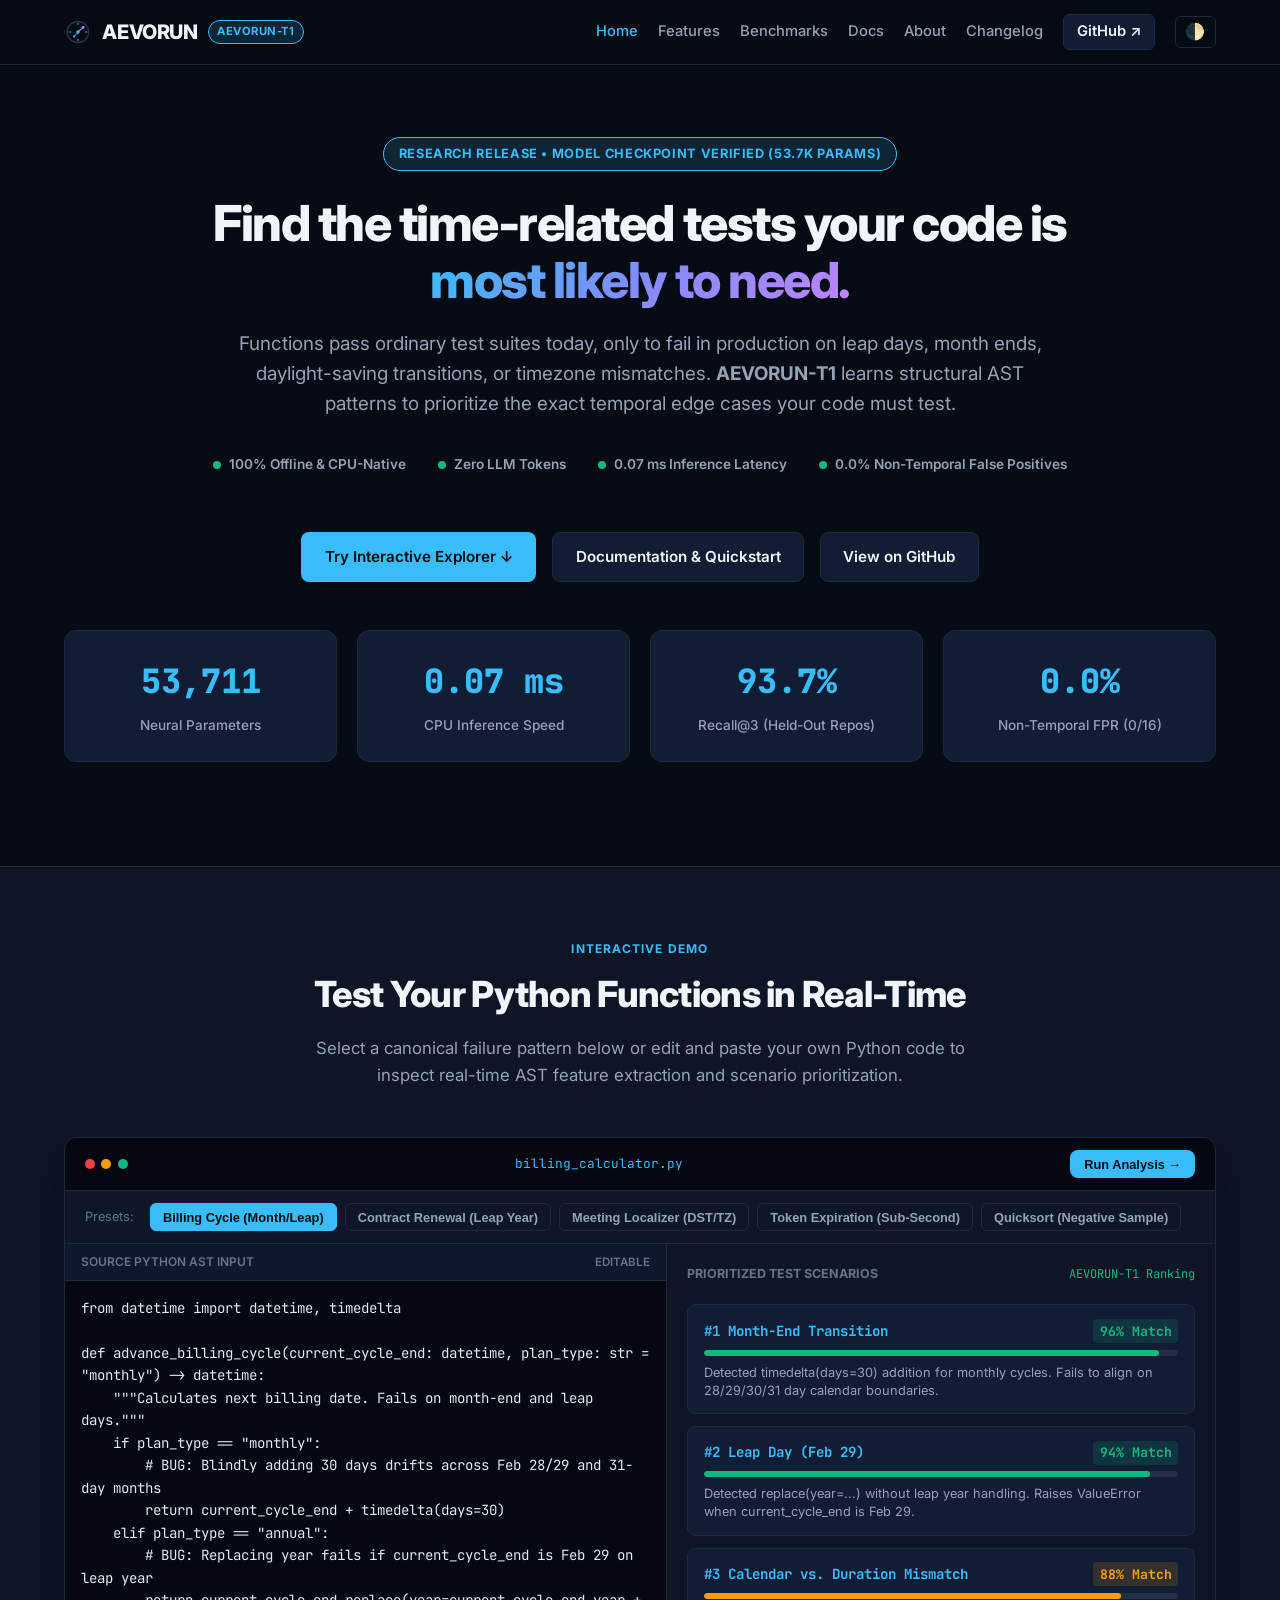
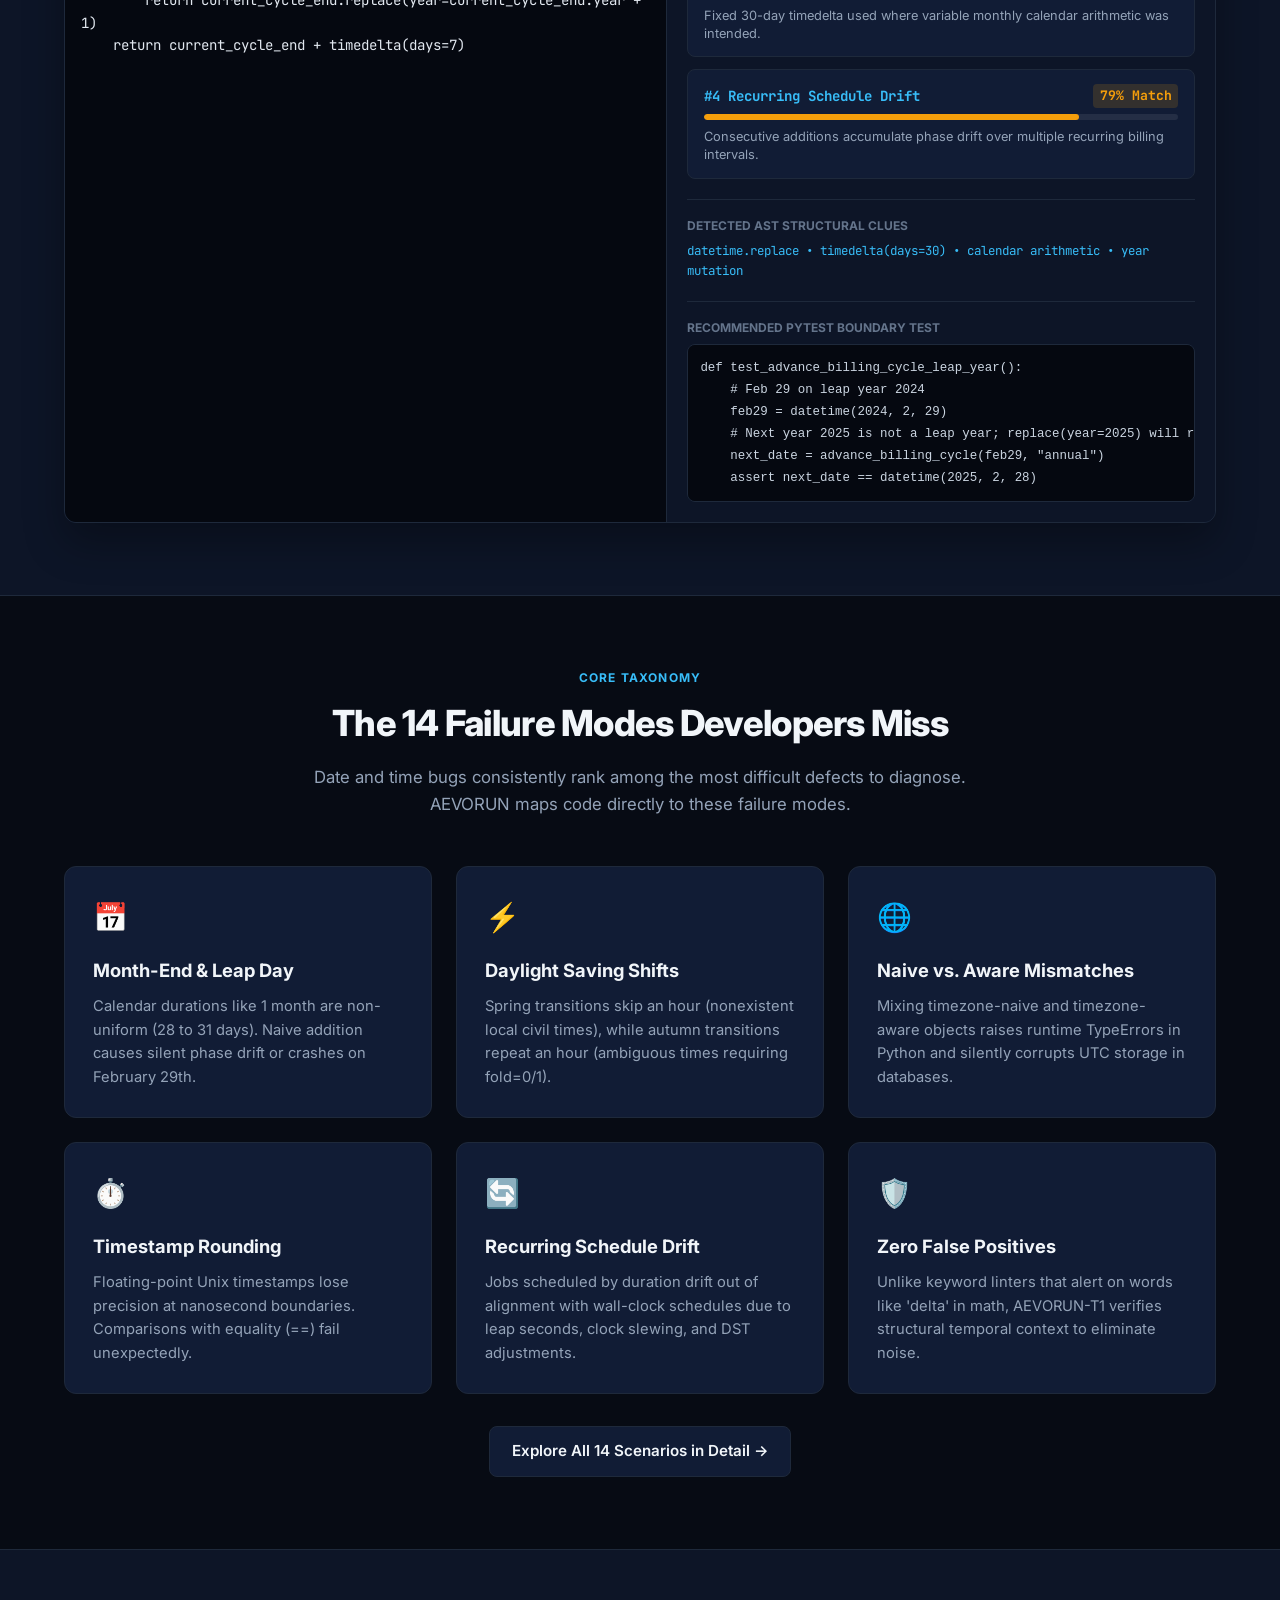
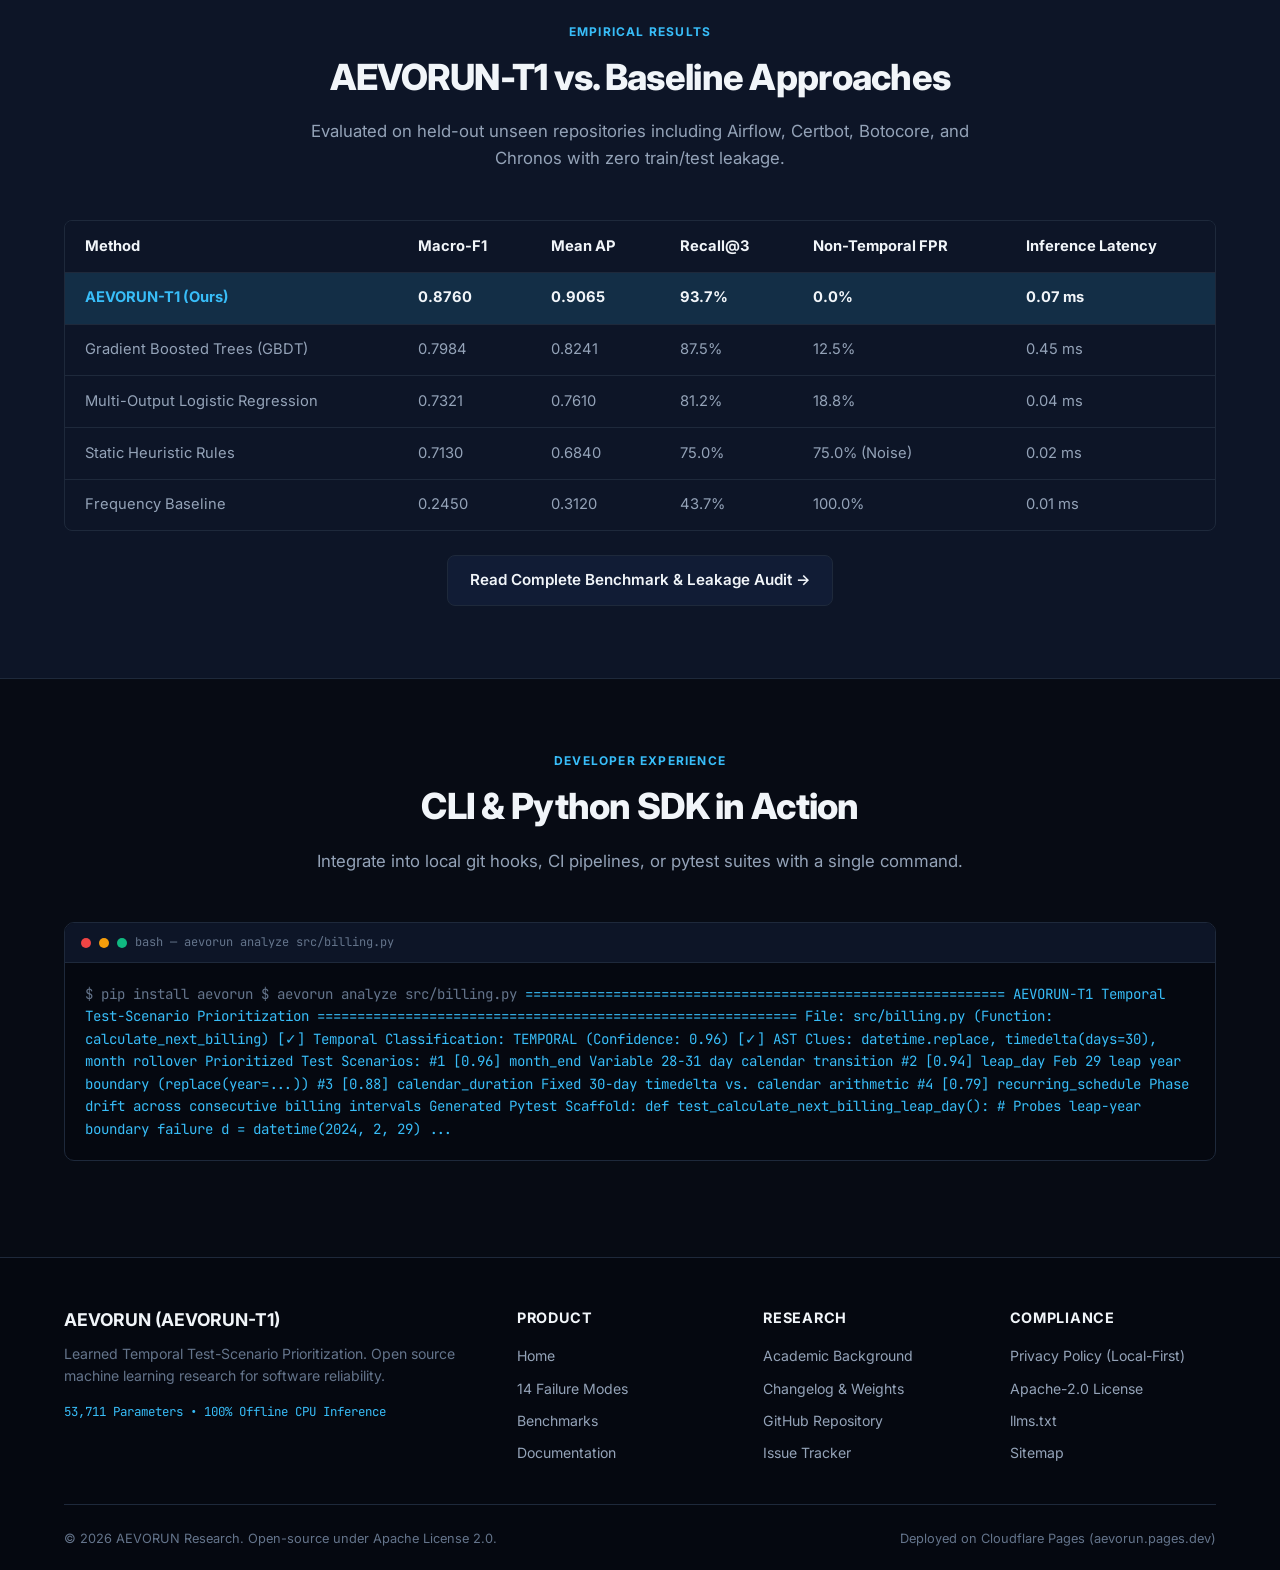
<file: website/index.html>
<!DOCTYPE html>
<html lang="en" data-theme="dark">
<head>
  <meta charset="UTF-8">
  <meta name="viewport" content="width=device-width, initial-scale=1.0">
  <title>AEVORUN — Learned Temporal Test-Scenario Prioritization</title>
  <meta name="description" content="AEVORUN-T1: Find the time-related tests your code is most likely to need. Compact neural edge-case prioritization for Python.">
  <link rel="canonical" href="https://aevorun.pages.dev/">
  <link rel="icon" type="image/svg+xml" href="favicon.svg">
  <meta property="og:type" content="website">
  <meta property="og:url" content="https://aevorun.pages.dev/">
  <meta property="og:title" content="AEVORUN — Learned Temporal Test-Scenario Prioritization">
  <meta property="og:description" content="Predict and rank temporal edge-case test scenarios from source AST without LLMs.">
  <link rel="stylesheet" href="styles.css">
  <link rel="preconnect" href="https://fonts.googleapis.com">
  <link href="https://fonts.googleapis.com/css2?family=JetBrains+Mono:wght@400;600;700&family=Inter:wght@400;500;600;700;800&display=swap" rel="stylesheet">
  <meta name="google-site-verification" content="SGokPX2GrobpJD7DfOw4PNA5FjAGcAkZ-196p22EQJU" />
  <script type="text/javascript">
    (function(c,l,a,r,i,t,y){
        c[a]=c[a]||function(){(c[a].q=c[a].q||[]).push(arguments)};
        t=l.createElement(r);t.async=1;t.src="https://www.clarity.ms/tag/"+i;
        y=l.getElementsByTagName(r)[0];y.parentNode.insertBefore(t,y);
    })(window, document, "clarity", "script", "zingt3vgqv");
  </script>
</head>
<body>

  <!-- Site Header -->
  <header class="site-header">
    <div class="nav-container">
      <a href="index.html" class="brand">
        <img src="favicon.svg" alt="AEVORUN Logo">
        <span>AEVORUN</span>
        <span class="brand-badge">AEVORUN-T1</span>
      </a>
      <nav class="nav-menu">
        <a href="index.html" class="active">Home</a>
        <a href="features.html">Features</a>
        <a href="benchmarks.html">Benchmarks</a>
        <a href="docs.html">Docs</a>
        <a href="about.html">About</a>
        <a href="changelog.html">Changelog</a>
        <a href="https://github.com/A35-777/AEVORUN" target="_blank" rel="noopener" class="btn-github">GitHub ↗</a>
        <button id="theme-toggle" class="theme-btn" aria-label="Toggle Theme">🌓</button>
      </nav>
    </div>
  </header>

  <!-- Hero -->
  <section class="hero-section">
    <div class="container">
      <div class="hero-badge">Research Release • Model Checkpoint Verified (53.7K Params)</div>
      <h1 class="hero-title">
        Find the time-related tests your code is <br><span class="gradient-text">most likely to need.</span>
      </h1>
      <p class="hero-subtitle">
        Functions pass ordinary test suites today, only to fail in production on leap days, month ends, daylight-saving transitions, or timezone mismatches. 
        <strong>AEVORUN-T1</strong> learns structural AST patterns to prioritize the exact temporal edge cases your code must test.
      </p>

      <div class="trust-strip">
        <div class="trust-item"><span class="trust-dot"></span> 100% Offline &amp; CPU-Native</div>
        <div class="trust-item"><span class="trust-dot"></span> Zero LLM Tokens</div>
        <div class="trust-item"><span class="trust-dot"></span> 0.07 ms Inference Latency</div>
        <div class="trust-item"><span class="trust-dot"></span> 0.0% Non-Temporal False Positives</div>
      </div>

      <div class="hero-actions">
        <a href="#playground" class="btn btn-primary">Try Interactive Explorer &darr;</a>
        <a href="docs.html" class="btn btn-secondary">Documentation &amp; Quickstart</a>
        <a href="https://github.com/A35-777/AEVORUN" target="_blank" rel="noopener" class="btn btn-secondary">View on GitHub</a>
      </div>

      <!-- Stats Grid -->
      <div class="stats-grid">
        <div class="stat-card">
          <div class="stat-num">53,711</div>
          <div class="stat-label">Neural Parameters</div>
        </div>
        <div class="stat-card">
          <div class="stat-num">0.07 ms</div>
          <div class="stat-label">CPU Inference Speed</div>
        </div>
        <div class="stat-card">
          <div class="stat-num">93.7%</div>
          <div class="stat-label">Recall@3 (Held-Out Repos)</div>
        </div>
        <div class="stat-card">
          <div class="stat-num">0.0%</div>
          <div class="stat-label">Non-Temporal FPR (0/16)</div>
        </div>
      </div>
    </div>
  </section>

  <!-- Interactive Playground -->
  <section id="playground" class="section section-bg-alt">
    <div class="container">
      <div class="section-header">
        <div class="section-tag">Interactive Demo</div>
        <h2 class="section-title">Test Your Python Functions in Real-Time</h2>
        <p class="section-desc">Select a canonical failure pattern below or edit and paste your own Python code to inspect real-time AST feature extraction and scenario prioritization.</p>
      </div>

      <div class="playground-box">
        <div class="playground-header">
          <div class="dots">
            <span class="dot dot-red"></span>
            <span class="dot dot-yellow"></span>
            <span class="dot dot-green"></span>
          </div>
          <span style="font-size: 0.8rem; font-family: var(--font-mono); color: var(--accent);" id="editor-filename">billing_calculator.py</span>
          <button id="btn-analyze-code" class="btn btn-primary" style="padding: 0.35rem 0.8rem; font-size: 0.8rem;">Run Analysis &rarr;</button>
        </div>

        <div class="preset-bar">
          <span style="font-size: 0.8rem; color: var(--text-dim); align-self: center; margin-right: 0.5rem;">Presets:</span>
          <button class="preset-btn active" data-sample="billing">Billing Cycle (Month/Leap)</button>
          <button class="preset-btn" data-sample="leap">Contract Renewal (Leap Year)</button>
          <button class="preset-btn" data-sample="dst">Meeting Localizer (DST/TZ)</button>
          <button class="preset-btn" data-sample="ttl">Token Expiration (Sub-Second)</button>
          <button class="preset-btn" data-sample="algo">Quicksort (Negative Sample)</button>
        </div>

        <div class="playground-content">
          <!-- Editor Pane -->
          <div class="editor-pane">
            <div class="editor-label">
              <span>Source Python AST Input</span>
              <span style="font-size: 0.72rem; color: var(--text-dim);">Editable</span>
            </div>
            <textarea id="code-input" class="code-textarea" spellcheck="false"></textarea>
          </div>

          <!-- Results Pane -->
          <div class="results-pane">
            <div class="results-header">
              <span style="font-size: 0.78rem; font-weight: 700; text-transform: uppercase; color: var(--text-dim);">Prioritized Test Scenarios</span>
              <span style="font-size: 0.75rem; color: var(--emerald); font-family: var(--font-mono);">AEVORUN-T1 Ranking</span>
            </div>

            <div id="scenario-list" class="scenario-list">
              <!-- Rendered via app.js -->
            </div>

            <div style="border-top: 1px solid var(--border); padding-top: 1rem;">
              <span style="font-size: 0.75rem; text-transform: uppercase; color: var(--text-dim); font-weight: 700; display: block; margin-bottom: 0.4rem;">Detected AST Structural Clues</span>
              <div id="features-display" style="font-family: var(--font-mono); font-size: 0.78rem; color: var(--accent);">
                Loading...
              </div>
            </div>

            <div style="border-top: 1px solid var(--border); padding-top: 1rem;">
              <span style="font-size: 0.75rem; text-transform: uppercase; color: var(--text-dim); font-weight: 700; display: block; margin-bottom: 0.4rem;">Recommended Pytest Boundary Test</span>
              <pre class="code-block" style="margin: 0; font-size: 0.78rem; padding: 0.75rem;"><code id="test-snippet-display"># Test snippet</code></pre>
            </div>
          </div>
        </div>
      </div>
    </div>
  </section>

  <!-- Problem & Motivation -->
  <section class="section">
    <div class="container">
      <div class="section-header">
        <div class="section-tag">Core Taxonomy</div>
        <h2 class="section-title">The 14 Failure Modes Developers Miss</h2>
        <p class="section-desc">Date and time bugs consistently rank among the most difficult defects to diagnose. AEVORUN maps code directly to these failure modes.</p>
      </div>

      <div class="grid grid-3">
        <div class="card">
          <div class="card-icon">📅</div>
          <h3>Month-End &amp; Leap Day</h3>
          <p>Calendar durations like 1 month are non-uniform (28 to 31 days). Naive addition causes silent phase drift or crashes on February 29th.</p>
        </div>
        <div class="card">
          <div class="card-icon">⚡</div>
          <h3>Daylight Saving Shifts</h3>
          <p>Spring transitions skip an hour (nonexistent local civil times), while autumn transitions repeat an hour (ambiguous times requiring fold=0/1).</p>
        </div>
        <div class="card">
          <div class="card-icon">🌐</div>
          <h3>Naive vs. Aware Mismatches</h3>
          <p>Mixing timezone-naive and timezone-aware objects raises runtime TypeErrors in Python and silently corrupts UTC storage in databases.</p>
        </div>
        <div class="card">
          <div class="card-icon">⏱️</div>
          <h3>Timestamp Rounding</h3>
          <p>Floating-point Unix timestamps lose precision at nanosecond boundaries. Comparisons with equality (==) fail unexpectedly.</p>
        </div>
        <div class="card">
          <div class="card-icon">🔄</div>
          <h3>Recurring Schedule Drift</h3>
          <p>Jobs scheduled by duration drift out of alignment with wall-clock schedules due to leap seconds, clock slewing, and DST adjustments.</p>
        </div>
        <div class="card">
          <div class="card-icon">🛡️</div>
          <h3>Zero False Positives</h3>
          <p>Unlike keyword linters that alert on words like 'delta' in math, AEVORUN-T1 verifies structural temporal context to eliminate noise.</p>
        </div>
      </div>
      <div style="text-align: center; margin-top: 2rem;">
        <a href="features.html" class="btn btn-secondary">Explore All 14 Scenarios in Detail &rarr;</a>
      </div>
    </div>
  </section>

  <!-- Benchmark Comparison -->
  <section class="section section-bg-alt">
    <div class="container">
      <div class="section-header">
        <div class="section-tag">Empirical Results</div>
        <h2 class="section-title">AEVORUN-T1 vs. Baseline Approaches</h2>
        <p class="section-desc">Evaluated on held-out unseen repositories including Airflow, Certbot, Botocore, and Chronos with zero train/test leakage.</p>
      </div>

      <div class="table-wrapper">
        <table>
          <thead>
            <tr>
              <th>Method</th>
              <th>Macro-F1</th>
              <th>Mean AP</th>
              <th>Recall@3</th>
              <th>Non-Temporal FPR</th>
              <th>Inference Latency</th>
            </tr>
          </thead>
          <tbody>
            <tr class="highlight-row">
              <td><strong>AEVORUN-T1 (Ours)</strong></td>
              <td><strong>0.8760</strong></td>
              <td><strong>0.9065</strong></td>
              <td><strong>93.7%</strong></td>
              <td><strong>0.0%</strong></td>
              <td><strong>0.07 ms</strong></td>
            </tr>
            <tr>
              <td>Gradient Boosted Trees (GBDT)</td>
              <td>0.7984</td>
              <td>0.8241</td>
              <td>87.5%</td>
              <td>12.5%</td>
              <td>0.45 ms</td>
            </tr>
            <tr>
              <td>Multi-Output Logistic Regression</td>
              <td>0.7321</td>
              <td>0.7610</td>
              <td>81.2%</td>
              <td>18.8%</td>
              <td>0.04 ms</td>
            </tr>
            <tr>
              <td>Static Heuristic Rules</td>
              <td>0.7130</td>
              <td>0.6840</td>
              <td>75.0%</td>
              <td>75.0% (Noise)</td>
              <td>0.02 ms</td>
            </tr>
            <tr>
              <td>Frequency Baseline</td>
              <td>0.2450</td>
              <td>0.3120</td>
              <td>43.7%</td>
              <td>100.0%</td>
              <td>0.01 ms</td>
            </tr>
          </tbody>
        </table>
      </div>
      <div style="text-align: center; margin-top: 1.5rem;">
        <a href="benchmarks.html" class="btn btn-secondary">Read Complete Benchmark &amp; Leakage Audit &rarr;</a>
      </div>
    </div>
  </section>

  <!-- CLI Walkthrough -->
  <section class="section">
    <div class="container">
      <div class="section-header">
        <div class="section-tag">Developer Experience</div>
        <h2 class="section-title">CLI &amp; Python SDK in Action</h2>
        <p class="section-desc">Integrate into local git hooks, CI pipelines, or pytest suites with a single command.</p>
      </div>

      <div class="terminal-box">
        <div class="terminal-header">
          <span class="dot dot-red"></span>
          <span class="dot dot-yellow"></span>
          <span class="dot dot-green"></span>
          <span>bash — aevorun analyze src/billing.py</span>
        </div>
        <div class="terminal-body">
<span style="color:#64748b;">$ pip install aevorun</span>
<span style="color:#64748b;">$ aevorun analyze src/billing.py</span>

============================================================
  AEVORUN-T1 Temporal Test-Scenario Prioritization
============================================================
File: src/billing.py (Function: calculate_next_billing)

[✓] Temporal Classification: TEMPORAL (Confidence: 0.96)
[✓] AST Clues: datetime.replace, timedelta(days=30), month rollover

Prioritized Test Scenarios:
  #1  [0.96]  month_end               Variable 28-31 day calendar transition
  #2  [0.94]  leap_day                Feb 29 leap year boundary (replace(year=...))
  #3  [0.88]  calendar_duration       Fixed 30-day timedelta vs. calendar arithmetic
  #4  [0.79]  recurring_schedule      Phase drift across consecutive billing intervals

Generated Pytest Scaffold:
  def test_calculate_next_billing_leap_day():
      # Probes leap-year boundary failure
      d = datetime(2024, 2, 29)
      ...
        </div>
      </div>
    </div>
  </section>

  <!-- Site Footer -->
  <footer class="site-footer">
    <div class="container">
      <div class="footer-grid">
        <div class="footer-brand">
          <h4>AEVORUN (AEVORUN-T1)</h4>
          <p style="color: var(--text-dim); margin-bottom: 0.75rem;">
            Learned Temporal Test-Scenario Prioritization. Open source machine learning research for software reliability.
          </p>
          <span style="font-size: 0.78rem; color: var(--accent); font-family: var(--font-mono);">
            53,711 Parameters • 100% Offline CPU Inference
          </span>
        </div>
        <div class="footer-col">
          <h5>Product</h5>
          <ul>
            <li><a href="index.html">Home</a></li>
            <li><a href="features.html">14 Failure Modes</a></li>
            <li><a href="benchmarks.html">Benchmarks</a></li>
            <li><a href="docs.html">Documentation</a></li>
          </ul>
        </div>
        <div class="footer-col">
          <h5>Research</h5>
          <ul>
            <li><a href="about.html">Academic Background</a></li>
            <li><a href="changelog.html">Changelog &amp; Weights</a></li>
            <li><a href="https://github.com/A35-777/AEVORUN" target="_blank" rel="noopener">GitHub Repository</a></li>
            <li><a href="feedback.html">Issue Tracker</a></li>
          </ul>
        </div>
        <div class="footer-col">
          <h5>Compliance</h5>
          <ul>
            <li><a href="privacy.html">Privacy Policy (Local-First)</a></li>
            <li><a href="https://github.com/A35-777/AEVORUN/blob/main/LICENSE" target="_blank" rel="noopener">Apache-2.0 License</a></li>
            <li><a href="llms.txt">llms.txt</a></li>
            <li><a href="sitemap.xml">Sitemap</a></li>
          </ul>
        </div>
      </div>
      <div class="footer-bottom">
        <span>&copy; 2026 AEVORUN Research. Open-source under Apache License 2.0.</span>
        <span>Deployed on Cloudflare Pages (aevorun.pages.dev)</span>
      </div>
    </div>
  </footer>

  <script src="app.js"></script>
</body>
</html>
</file>
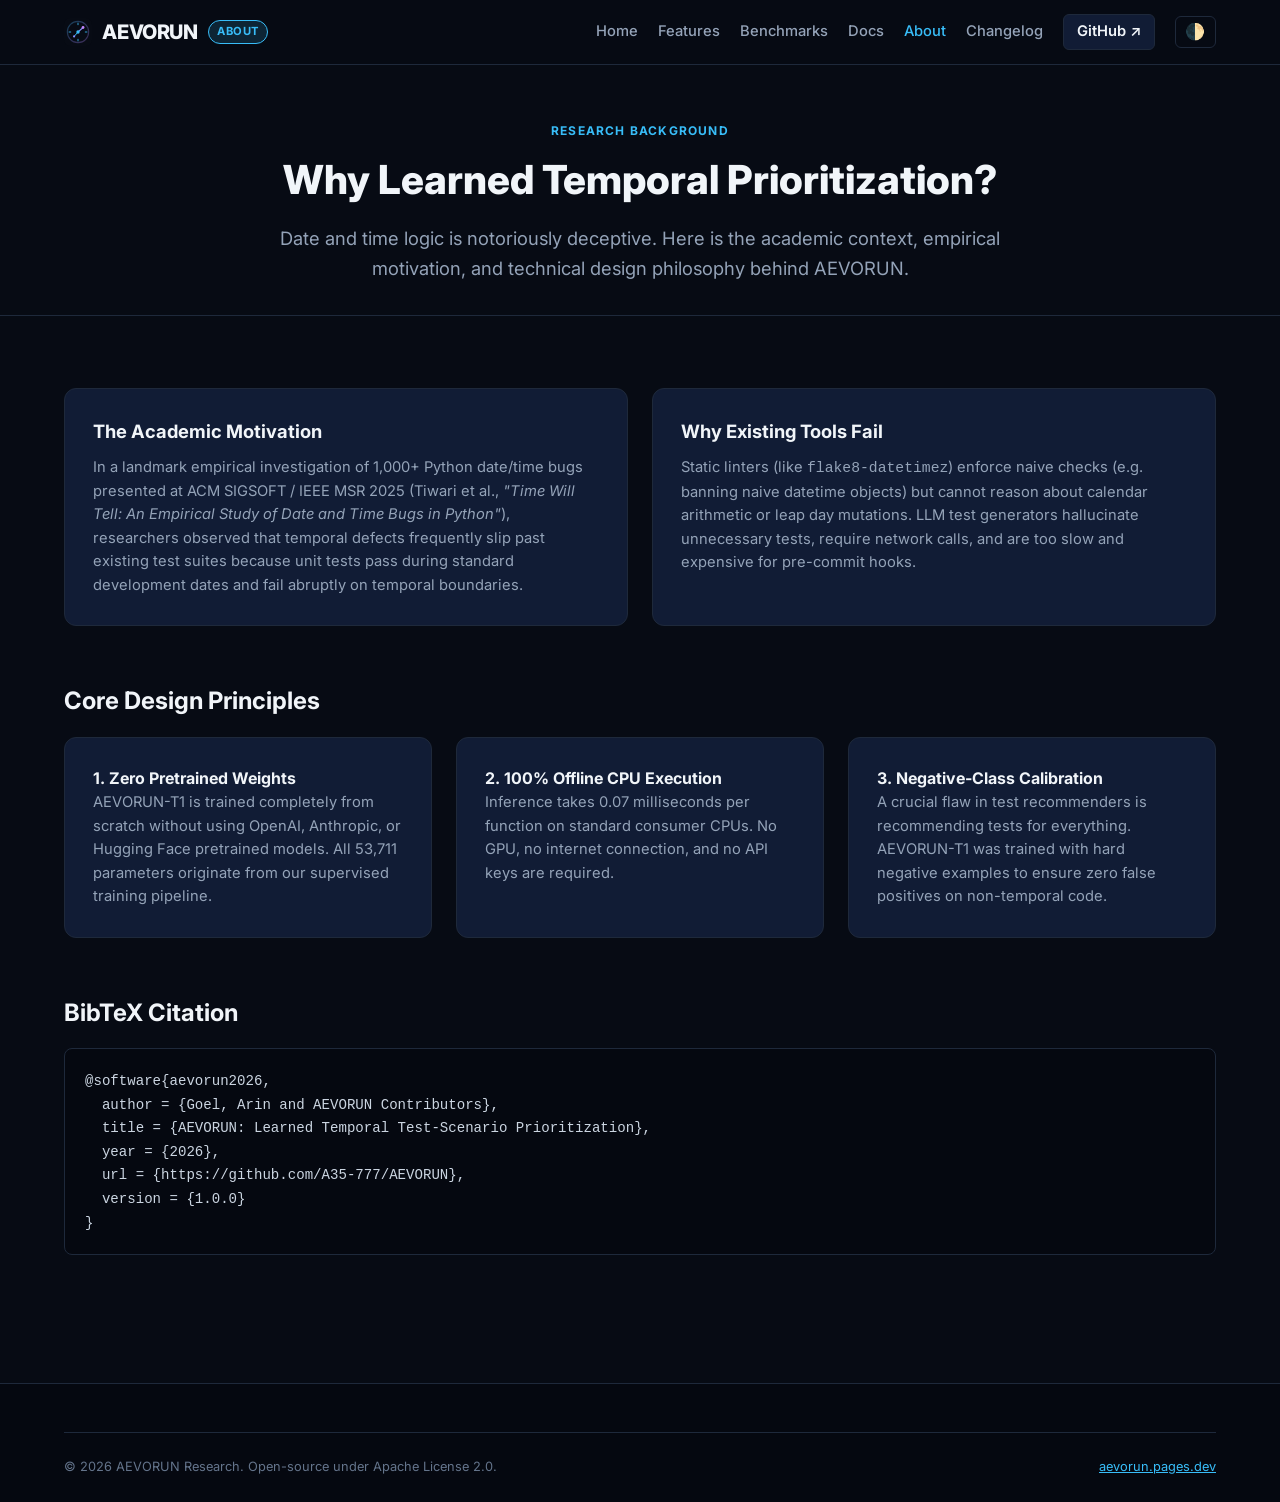
<file: website/about.html>
<!DOCTYPE html>
<html lang="en" data-theme="dark">
<head>
  <meta charset="UTF-8">
  <meta name="viewport" content="width=device-width, initial-scale=1.0">
  <title>About &amp; Research — AEVORUN</title>
  <meta name="description" content="Academic and empirical motivation behind AEVORUN learned temporal test-scenario prioritization.">
  <link rel="canonical" href="https://aevorun.pages.dev/about.html">
  <link rel="icon" type="image/svg+xml" href="favicon.svg">
  <link rel="stylesheet" href="styles.css">
  <link href="https://fonts.googleapis.com/css2?family=JetBrains+Mono:wght@400;600;700&family=Inter:wght@400;500;600;700;800&display=swap" rel="stylesheet">
  <meta name="google-site-verification" content="SGokPX2GrobpJD7DfOw4PNA5FjAGcAkZ-196p22EQJU" />
  <script type="text/javascript">
    (function(c,l,a,r,i,t,y){
        c[a]=c[a]||function(){(c[a].q=c[a].q||[]).push(arguments)};
        t=l.createElement(r);t.async=1;t.src="https://www.clarity.ms/tag/"+i;
        y=l.getElementsByTagName(r)[0];y.parentNode.insertBefore(t,y);
    })(window, document, "clarity", "script", "zingt3vgqv");
  </script>
</head>
<body>

  <header class="site-header">
    <div class="nav-container">
      <a href="index.html" class="brand">
        <img src="favicon.svg" alt="AEVORUN Logo">
        <span>AEVORUN</span>
        <span class="brand-badge">About</span>
      </a>
      <nav class="nav-menu">
        <a href="index.html">Home</a>
        <a href="features.html">Features</a>
        <a href="benchmarks.html">Benchmarks</a>
        <a href="docs.html">Docs</a>
        <a href="about.html" class="active">About</a>
        <a href="changelog.html">Changelog</a>
        <a href="https://github.com/A35-777/AEVORUN" target="_blank" rel="noopener" class="btn-github">GitHub ↗</a>
        <button id="theme-toggle" class="theme-btn" aria-label="Toggle Theme">🌓</button>
      </nav>
    </div>
  </header>

  <main>
    <div class="page-header">
      <div class="container">
        <div class="section-tag">Research Background</div>
        <h1 class="page-title">Why Learned Temporal Prioritization?</h1>
        <p class="page-subtitle">
          Date and time logic is notoriously deceptive. Here is the academic context, empirical motivation, and technical design philosophy behind AEVORUN.
        </p>
      </div>
    </div>

    <section class="section">
      <div class="container">
        <div class="grid grid-2" style="margin-bottom: 3.5rem;">
          <div class="card">
            <h3>The Academic Motivation</h3>
            <p>
              In a landmark empirical investigation of 1,000+ Python date/time bugs presented at ACM SIGSOFT / IEEE MSR 2025 (Tiwari et al., <em>"Time Will Tell: An Empirical Study of Date and Time Bugs in Python"</em>), researchers observed that temporal defects frequently slip past existing test suites because unit tests pass during standard development dates and fail abruptly on temporal boundaries.
            </p>
          </div>
          <div class="card">
            <h3>Why Existing Tools Fail</h3>
            <p>
              Static linters (like <code>flake8-datetimez</code>) enforce naive checks (e.g. banning naive datetime objects) but cannot reason about calendar arithmetic or leap day mutations. LLM test generators hallucinate unnecessary tests, require network calls, and are too slow and expensive for pre-commit hooks.
            </p>
          </div>
        </div>

        <div style="margin-bottom: 3.5rem;">
          <h2 style="margin-bottom: 1rem;">Core Design Principles</h2>
          <div class="grid grid-3">
            <div class="card">
              <h4>1. Zero Pretrained Weights</h4>
              <p>AEVORUN-T1 is trained completely from scratch without using OpenAI, Anthropic, or Hugging Face pretrained models. All 53,711 parameters originate from our supervised training pipeline.</p>
            </div>
            <div class="card">
              <h4>2. 100% Offline CPU Execution</h4>
              <p>Inference takes 0.07 milliseconds per function on standard consumer CPUs. No GPU, no internet connection, and no API keys are required.</p>
            </div>
            <div class="card">
              <h4>3. Negative-Class Calibration</h4>
              <p>A crucial flaw in test recommenders is recommending tests for everything. AEVORUN-T1 was trained with hard negative examples to ensure zero false positives on non-temporal code.</p>
            </div>
          </div>
        </div>

        <div style="margin-bottom: 3.5rem;">
          <h2 style="margin-bottom: 1rem;">BibTeX Citation</h2>
          <pre class="code-block"><code>@software{aevorun2026,
  author = {Goel, Arin and AEVORUN Contributors},
  title = {AEVORUN: Learned Temporal Test-Scenario Prioritization},
  year = {2026},
  url = {https://github.com/A35-777/AEVORUN},
  version = {1.0.0}
}</code></pre>
        </div>

      </div>
    </section>
  </main>

  <footer class="site-footer">
    <div class="container">
      <div class="footer-bottom">
        <span>&copy; 2026 AEVORUN Research. Open-source under Apache License 2.0.</span>
        <span><a href="https://aevorun.pages.dev" style="color: var(--accent);">aevorun.pages.dev</a></span>
      </div>
    </div>
  </footer>

  <script src="app.js"></script>
</body>
</html>
</file>
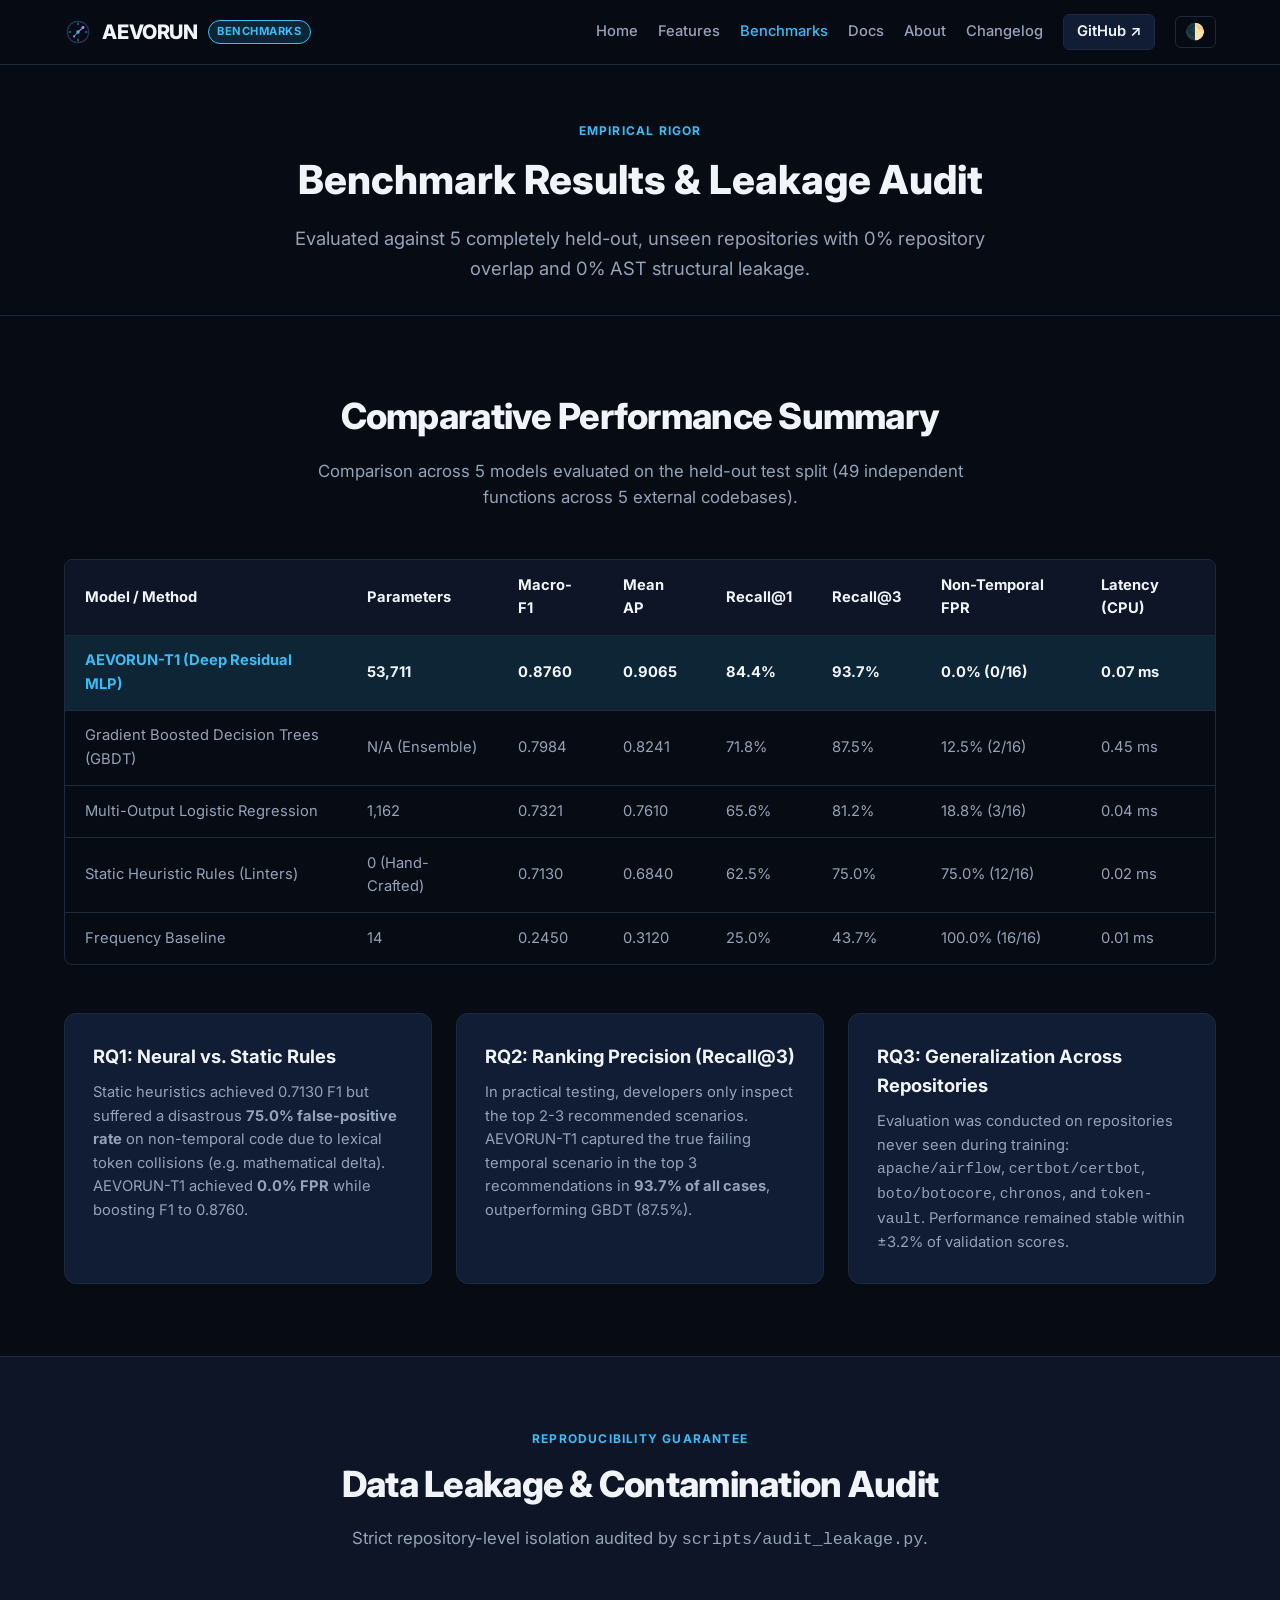
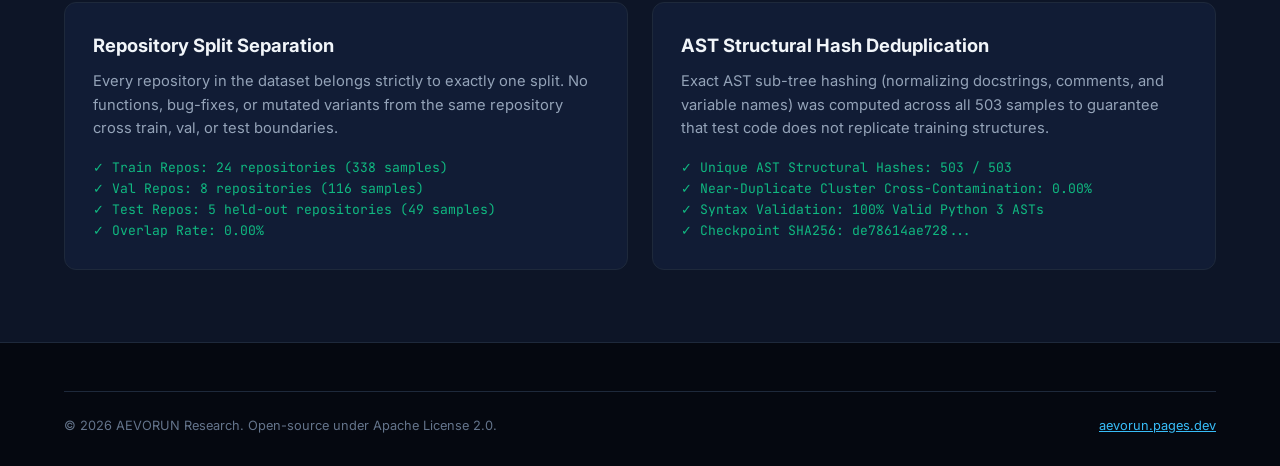
<file: website/benchmarks.html>
<!DOCTYPE html>
<html lang="en" data-theme="dark">
<head>
  <meta charset="UTF-8">
  <meta name="viewport" content="width=device-width, initial-scale=1.0">
  <title>Benchmark Evaluation — AEVORUN-T1</title>
  <meta name="description" content="Empirical evaluation results of AEVORUN-T1 on held-out open-source repositories.">
  <link rel="canonical" href="https://aevorun.pages.dev/benchmarks.html">
  <link rel="icon" type="image/svg+xml" href="favicon.svg">
  <link rel="stylesheet" href="styles.css">
  <link href="https://fonts.googleapis.com/css2?family=JetBrains+Mono:wght@400;600;700&family=Inter:wght@400;500;600;700;800&display=swap" rel="stylesheet">
  <meta name="google-site-verification" content="SGokPX2GrobpJD7DfOw4PNA5FjAGcAkZ-196p22EQJU" />
  <script type="text/javascript">
    (function(c,l,a,r,i,t,y){
        c[a]=c[a]||function(){(c[a].q=c[a].q||[]).push(arguments)};
        t=l.createElement(r);t.async=1;t.src="https://www.clarity.ms/tag/"+i;
        y=l.getElementsByTagName(r)[0];y.parentNode.insertBefore(t,y);
    })(window, document, "clarity", "script", "zingt3vgqv");
  </script>
</head>
<body>

  <header class="site-header">
    <div class="nav-container">
      <a href="index.html" class="brand">
        <img src="favicon.svg" alt="AEVORUN Logo">
        <span>AEVORUN</span>
        <span class="brand-badge">Benchmarks</span>
      </a>
      <nav class="nav-menu">
        <a href="index.html">Home</a>
        <a href="features.html">Features</a>
        <a href="benchmarks.html" class="active">Benchmarks</a>
        <a href="docs.html">Docs</a>
        <a href="about.html">About</a>
        <a href="changelog.html">Changelog</a>
        <a href="https://github.com/A35-777/AEVORUN" target="_blank" rel="noopener" class="btn-github">GitHub ↗</a>
        <button id="theme-toggle" class="theme-btn" aria-label="Toggle Theme">🌓</button>
      </nav>
    </div>
  </header>

  <main>
    <div class="page-header">
      <div class="container">
        <div class="section-tag">Empirical Rigor</div>
        <h1 class="page-title">Benchmark Results &amp; Leakage Audit</h1>
        <p class="page-subtitle">
          Evaluated against 5 completely held-out, unseen repositories with 0% repository overlap and 0% AST structural leakage.
        </p>
      </div>
    </div>

    <!-- Main Results Section -->
    <section class="section">
      <div class="container">
        <div class="section-header">
          <h2 class="section-title">Comparative Performance Summary</h2>
          <p class="section-desc">Comparison across 5 models evaluated on the held-out test split (49 independent functions across 5 external codebases).</p>
        </div>

        <div class="table-wrapper">
          <table>
            <thead>
              <tr>
                <th>Model / Method</th>
                <th>Parameters</th>
                <th>Macro-F1</th>
                <th>Mean AP</th>
                <th>Recall@1</th>
                <th>Recall@3</th>
                <th>Non-Temporal FPR</th>
                <th>Latency (CPU)</th>
              </tr>
            </thead>
            <tbody>
              <tr class="highlight-row">
                <td><strong>AEVORUN-T1 (Deep Residual MLP)</strong></td>
                <td><strong>53,711</strong></td>
                <td><strong>0.8760</strong></td>
                <td><strong>0.9065</strong></td>
                <td><strong>84.4%</strong></td>
                <td><strong>93.7%</strong></td>
                <td><strong>0.0% (0/16)</strong></td>
                <td><strong>0.07 ms</strong></td>
              </tr>
              <tr>
                <td>Gradient Boosted Decision Trees (GBDT)</td>
                <td>N/A (Ensemble)</td>
                <td>0.7984</td>
                <td>0.8241</td>
                <td>71.8%</td>
                <td>87.5%</td>
                <td>12.5% (2/16)</td>
                <td>0.45 ms</td>
              </tr>
              <tr>
                <td>Multi-Output Logistic Regression</td>
                <td>1,162</td>
                <td>0.7321</td>
                <td>0.7610</td>
                <td>65.6%</td>
                <td>81.2%</td>
                <td>18.8% (3/16)</td>
                <td>0.04 ms</td>
              </tr>
              <tr>
                <td>Static Heuristic Rules (Linters)</td>
                <td>0 (Hand-Crafted)</td>
                <td>0.7130</td>
                <td>0.6840</td>
                <td>62.5%</td>
                <td>75.0%</td>
                <td>75.0% (12/16)</td>
                <td>0.02 ms</td>
              </tr>
              <tr>
                <td>Frequency Baseline</td>
                <td>14</td>
                <td>0.2450</td>
                <td>0.3120</td>
                <td>25.0%</td>
                <td>43.7%</td>
                <td>100.0% (16/16)</td>
                <td>0.01 ms</td>
              </tr>
            </tbody>
          </table>
        </div>

        <!-- Research Questions Cards -->
        <div class="grid grid-3" style="margin-top: 3rem;">
          <div class="card">
            <h3>RQ1: Neural vs. Static Rules</h3>
            <p>Static heuristics achieved 0.7130 F1 but suffered a disastrous <strong>75.0% false-positive rate</strong> on non-temporal code due to lexical token collisions (e.g. mathematical delta). AEVORUN-T1 achieved <strong>0.0% FPR</strong> while boosting F1 to 0.8760.</p>
          </div>
          <div class="card">
            <h3>RQ2: Ranking Precision (Recall@3)</h3>
            <p>In practical testing, developers only inspect the top 2-3 recommended scenarios. AEVORUN-T1 captured the true failing temporal scenario in the top 3 recommendations in <strong>93.7% of all cases</strong>, outperforming GBDT (87.5%).</p>
          </div>
          <div class="card">
            <h3>RQ3: Generalization Across Repositories</h3>
            <p>Evaluation was conducted on repositories never seen during training: <code>apache/airflow</code>, <code>certbot/certbot</code>, <code>boto/botocore</code>, <code>chronos</code>, and <code>token-vault</code>. Performance remained stable within &plusmn;3.2% of validation scores.</p>
          </div>
        </div>

      </div>
    </section>

    <!-- Leakage Audit Section -->
    <section class="section section-bg-alt">
      <div class="container">
        <div class="section-header">
          <div class="section-tag">Reproducibility Guarantee</div>
          <h2 class="section-title">Data Leakage &amp; Contamination Audit</h2>
          <p class="section-desc">Strict repository-level isolation audited by <code>scripts/audit_leakage.py</code>.</p>
        </div>

        <div class="grid grid-2">
          <div class="card">
            <h3>Repository Split Separation</h3>
            <p>Every repository in the dataset belongs strictly to exactly one split. No functions, bug-fixes, or mutated variants from the same repository cross train, val, or test boundaries.</p>
            <div style="margin-top: 1rem; font-family: var(--font-mono); font-size: 0.82rem; color: var(--emerald);">
              ✓ Train Repos: 24 repositories (338 samples)<br>
              ✓ Val Repos: 8 repositories (116 samples)<br>
              ✓ Test Repos: 5 held-out repositories (49 samples)<br>
              ✓ Overlap Rate: 0.00%
            </div>
          </div>

          <div class="card">
            <h3>AST Structural Hash Deduplication</h3>
            <p>Exact AST sub-tree hashing (normalizing docstrings, comments, and variable names) was computed across all 503 samples to guarantee that test code does not replicate training structures.</p>
            <div style="margin-top: 1rem; font-family: var(--font-mono); font-size: 0.82rem; color: var(--emerald);">
              ✓ Unique AST Structural Hashes: 503 / 503<br>
              ✓ Near-Duplicate Cluster Cross-Contamination: 0.00%<br>
              ✓ Syntax Validation: 100% Valid Python 3 ASTs<br>
              ✓ Checkpoint SHA256: de78614ae728...
            </div>
          </div>
        </div>
      </div>
    </section>
  </main>

  <footer class="site-footer">
    <div class="container">
      <div class="footer-bottom">
        <span>&copy; 2026 AEVORUN Research. Open-source under Apache License 2.0.</span>
        <span><a href="https://aevorun.pages.dev" style="color: var(--accent);">aevorun.pages.dev</a></span>
      </div>
    </div>
  </footer>

  <script src="app.js"></script>
</body>
</html>
</file>
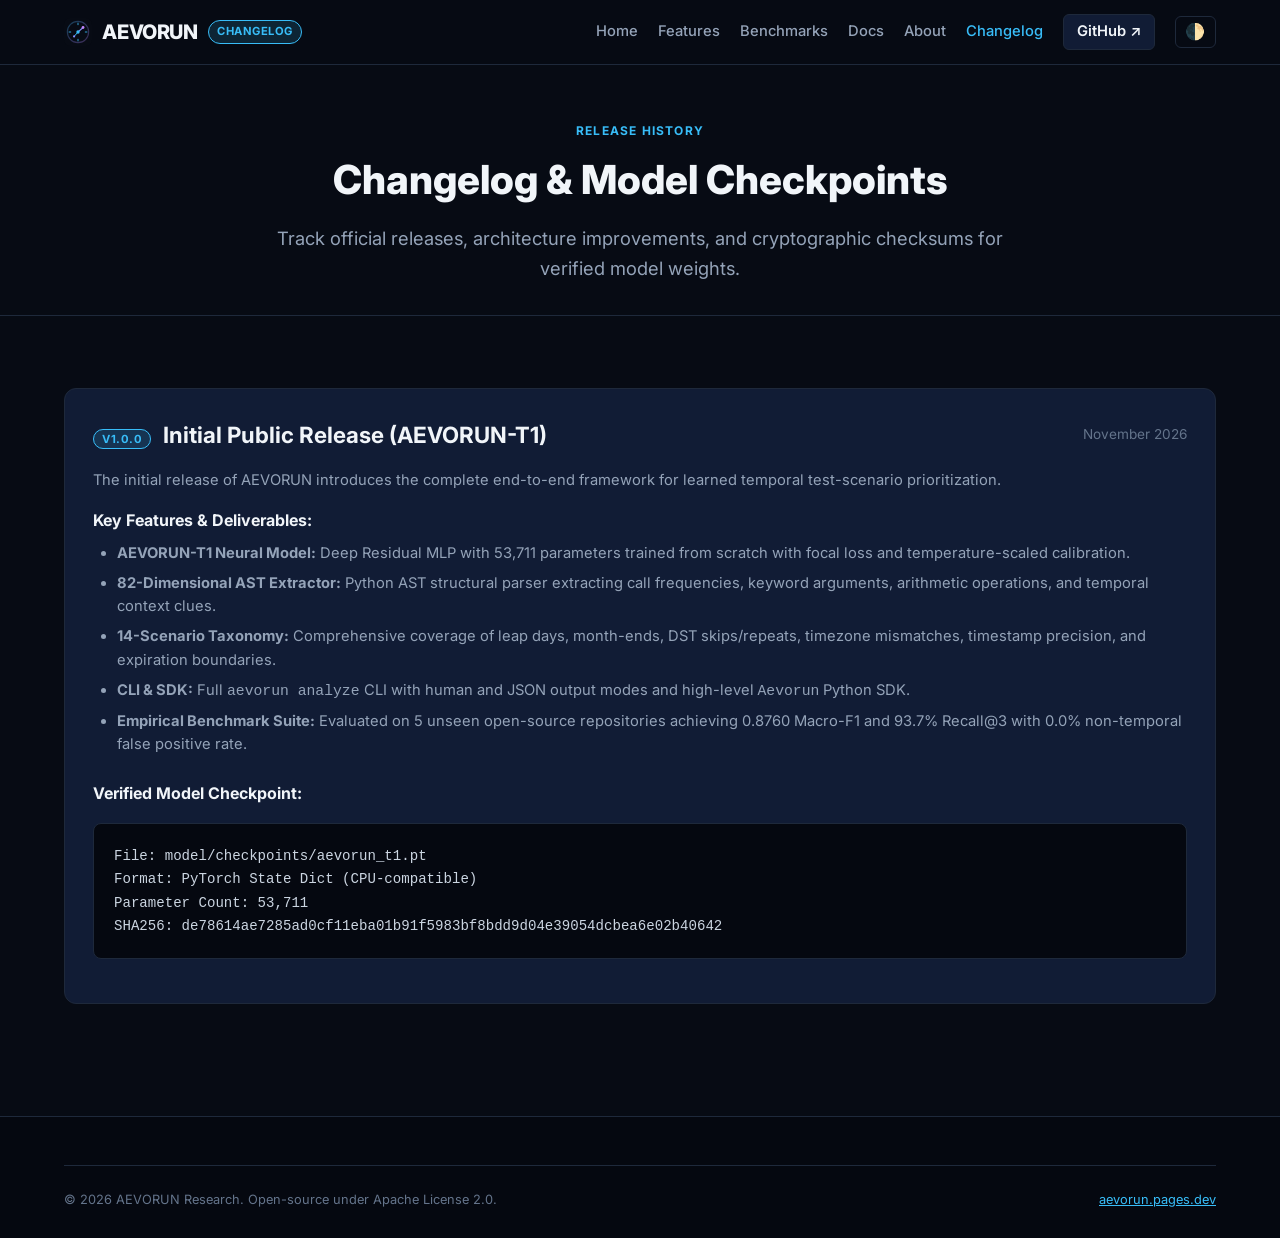
<file: website/changelog.html>
<!DOCTYPE html>
<html lang="en" data-theme="dark">
<head>
  <meta charset="UTF-8">
  <meta name="viewport" content="width=device-width, initial-scale=1.0">
  <title>Changelog &amp; Releases — AEVORUN</title>
  <meta name="description" content="Release notes, model version history, and checkpoint integrity checksums for AEVORUN.">
  <link rel="canonical" href="https://aevorun.pages.dev/changelog.html">
  <link rel="icon" type="image/svg+xml" href="favicon.svg">
  <link rel="stylesheet" href="styles.css">
  <link href="https://fonts.googleapis.com/css2?family=JetBrains+Mono:wght@400;600;700&family=Inter:wght@400;500;600;700;800&display=swap" rel="stylesheet">
  <meta name="google-site-verification" content="SGokPX2GrobpJD7DfOw4PNA5FjAGcAkZ-196p22EQJU" />
  <script type="text/javascript">
    (function(c,l,a,r,i,t,y){
        c[a]=c[a]||function(){(c[a].q=c[a].q||[]).push(arguments)};
        t=l.createElement(r);t.async=1;t.src="https://www.clarity.ms/tag/"+i;
        y=l.getElementsByTagName(r)[0];y.parentNode.insertBefore(t,y);
    })(window, document, "clarity", "script", "zingt3vgqv");
  </script>
</head>
<body>

  <header class="site-header">
    <div class="nav-container">
      <a href="index.html" class="brand">
        <img src="favicon.svg" alt="AEVORUN Logo">
        <span>AEVORUN</span>
        <span class="brand-badge">Changelog</span>
      </a>
      <nav class="nav-menu">
        <a href="index.html">Home</a>
        <a href="features.html">Features</a>
        <a href="benchmarks.html">Benchmarks</a>
        <a href="docs.html">Docs</a>
        <a href="about.html">About</a>
        <a href="changelog.html" class="active">Changelog</a>
        <a href="https://github.com/A35-777/AEVORUN" target="_blank" rel="noopener" class="btn-github">GitHub ↗</a>
        <button id="theme-toggle" class="theme-btn" aria-label="Toggle Theme">🌓</button>
      </nav>
    </div>
  </header>

  <main>
    <div class="page-header">
      <div class="container">
        <div class="section-tag">Release History</div>
        <h1 class="page-title">Changelog &amp; Model Checkpoints</h1>
        <p class="page-subtitle">
          Track official releases, architecture improvements, and cryptographic checksums for verified model weights.
        </p>
      </div>
    </div>

    <section class="section">
      <div class="container">

        <!-- Release v1.0.0 -->
        <div class="card" style="margin-bottom: 2.5rem;">
          <div style="display: flex; justify-content: space-between; align-items: center; margin-bottom: 1rem;">
            <div>
              <span class="brand-badge">v1.0.0</span>
              <h2 style="display: inline-block; margin-left: 0.5rem; font-size: 1.4rem;">Initial Public Release (AEVORUN-T1)</h2>
            </div>
            <span style="font-size: 0.85rem; color: var(--text-dim);">November 2026</span>
          </div>

          <p style="color: var(--text-muted); margin-bottom: 1rem;">
            The initial release of AEVORUN introduces the complete end-to-end framework for learned temporal test-scenario prioritization.
          </p>

          <h4 style="margin: 1rem 0 0.5rem; color: var(--text);">Key Features &amp; Deliverables:</h4>
          <ul style="color: var(--text-muted); margin-left: 1.5rem; display: flex; flex-direction: column; gap: 0.4rem; font-size: 0.92rem;">
            <li><strong>AEVORUN-T1 Neural Model:</strong> Deep Residual MLP with 53,711 parameters trained from scratch with focal loss and temperature-scaled calibration.</li>
            <li><strong>82-Dimensional AST Extractor:</strong> Python AST structural parser extracting call frequencies, keyword arguments, arithmetic operations, and temporal context clues.</li>
            <li><strong>14-Scenario Taxonomy:</strong> Comprehensive coverage of leap days, month-ends, DST skips/repeats, timezone mismatches, timestamp precision, and expiration boundaries.</li>
            <li><strong>CLI &amp; SDK:</strong> Full <code>aevorun analyze</code> CLI with human and JSON output modes and high-level <code>Aevorun</code> Python SDK.</li>
            <li><strong>Empirical Benchmark Suite:</strong> Evaluated on 5 unseen open-source repositories achieving 0.8760 Macro-F1 and 93.7% Recall@3 with 0.0% non-temporal false positive rate.</li>
          </ul>

          <h4 style="margin: 1.5rem 0 0.5rem; color: var(--text);">Verified Model Checkpoint:</h4>
          <pre class="code-block"><code>File: model/checkpoints/aevorun_t1.pt
Format: PyTorch State Dict (CPU-compatible)
Parameter Count: 53,711
SHA256: de78614ae7285ad0cf11eba01b91f5983bf8bdd9d04e39054dcbea6e02b40642</code></pre>
        </div>

      </div>
    </section>
  </main>

  <footer class="site-footer">
    <div class="container">
      <div class="footer-bottom">
        <span>&copy; 2026 AEVORUN Research. Open-source under Apache License 2.0.</span>
        <span><a href="https://aevorun.pages.dev" style="color: var(--accent);">aevorun.pages.dev</a></span>
      </div>
    </div>
  </footer>

  <script src="app.js"></script>
</body>
</html>
</file>
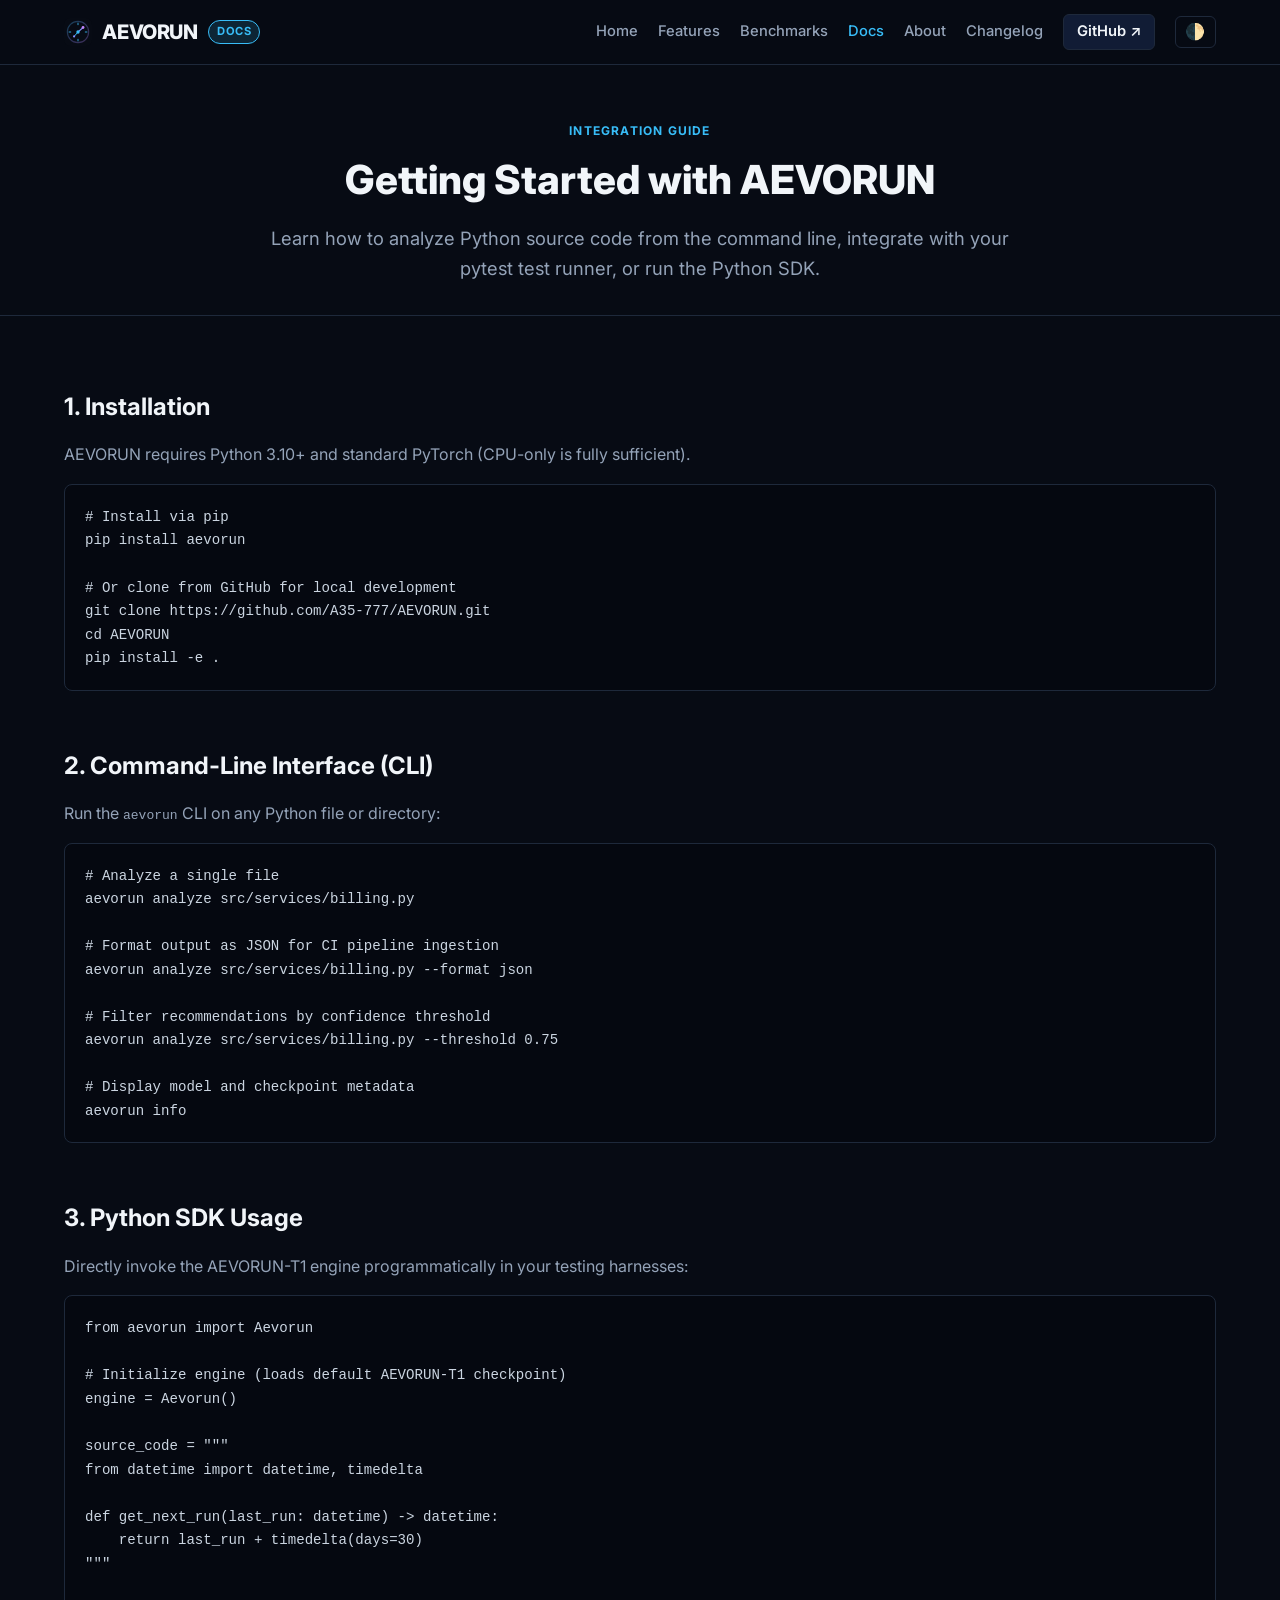
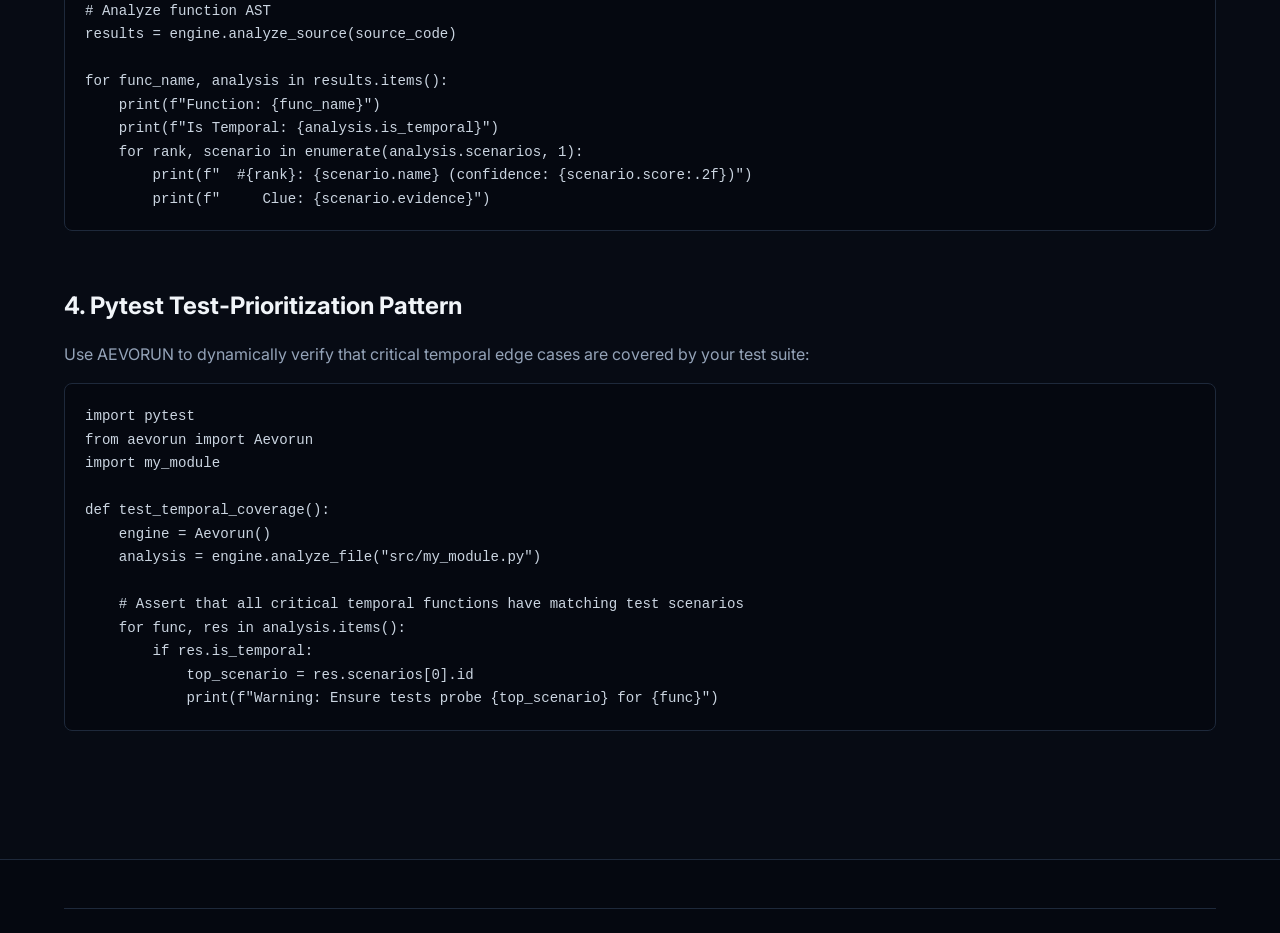
<file: website/docs.html>
<!DOCTYPE html>
<html lang="en" data-theme="dark">
<head>
  <meta charset="UTF-8">
  <meta name="viewport" content="width=device-width, initial-scale=1.0">
  <title>Documentation &amp; Quickstart — AEVORUN</title>
  <meta name="description" content="Guide to installing and integrating AEVORUN in Python projects and CI workflows.">
  <link rel="canonical" href="https://aevorun.pages.dev/docs.html">
  <link rel="icon" type="image/svg+xml" href="favicon.svg">
  <link rel="stylesheet" href="styles.css">
  <link href="https://fonts.googleapis.com/css2?family=JetBrains+Mono:wght@400;600;700&family=Inter:wght@400;500;600;700;800&display=swap" rel="stylesheet">
  <meta name="google-site-verification" content="SGokPX2GrobpJD7DfOw4PNA5FjAGcAkZ-196p22EQJU" />
  <script type="text/javascript">
    (function(c,l,a,r,i,t,y){
        c[a]=c[a]||function(){(c[a].q=c[a].q||[]).push(arguments)};
        t=l.createElement(r);t.async=1;t.src="https://www.clarity.ms/tag/"+i;
        y=l.getElementsByTagName(r)[0];y.parentNode.insertBefore(t,y);
    })(window, document, "clarity", "script", "zingt3vgqv");
  </script>
</head>
<body>

  <header class="site-header">
    <div class="nav-container">
      <a href="index.html" class="brand">
        <img src="favicon.svg" alt="AEVORUN Logo">
        <span>AEVORUN</span>
        <span class="brand-badge">Docs</span>
      </a>
      <nav class="nav-menu">
        <a href="index.html">Home</a>
        <a href="features.html">Features</a>
        <a href="benchmarks.html">Benchmarks</a>
        <a href="docs.html" class="active">Docs</a>
        <a href="about.html">About</a>
        <a href="changelog.html">Changelog</a>
        <a href="https://github.com/A35-777/AEVORUN" target="_blank" rel="noopener" class="btn-github">GitHub ↗</a>
        <button id="theme-toggle" class="theme-btn" aria-label="Toggle Theme">🌓</button>
      </nav>
    </div>
  </header>

  <main>
    <div class="page-header">
      <div class="container">
        <div class="section-tag">Integration Guide</div>
        <h1 class="page-title">Getting Started with AEVORUN</h1>
        <p class="page-subtitle">
          Learn how to analyze Python source code from the command line, integrate with your pytest test runner, or run the Python SDK.
        </p>
      </div>
    </div>

    <section class="section">
      <div class="container">

        <!-- Installation -->
        <div style="margin-bottom: 3.5rem;">
          <h2 style="margin-bottom: 1rem;">1. Installation</h2>
          <p style="color: var(--text-muted); margin-bottom: 1rem;">
            AEVORUN requires Python 3.10+ and standard PyTorch (CPU-only is fully sufficient).
          </p>
          <pre class="code-block"><code># Install via pip
pip install aevorun

# Or clone from GitHub for local development
git clone https://github.com/A35-777/AEVORUN.git
cd AEVORUN
pip install -e .</code></pre>
        </div>

        <!-- CLI Usage -->
        <div style="margin-bottom: 3.5rem;">
          <h2 style="margin-bottom: 1rem;">2. Command-Line Interface (CLI)</h2>
          <p style="color: var(--text-muted); margin-bottom: 1rem;">
            Run the <code>aevorun</code> CLI on any Python file or directory:
          </p>
          <pre class="code-block"><code># Analyze a single file
aevorun analyze src/services/billing.py

# Format output as JSON for CI pipeline ingestion
aevorun analyze src/services/billing.py --format json

# Filter recommendations by confidence threshold
aevorun analyze src/services/billing.py --threshold 0.75

# Display model and checkpoint metadata
aevorun info</code></pre>
        </div>

        <!-- Python SDK -->
        <div style="margin-bottom: 3.5rem;">
          <h2 style="margin-bottom: 1rem;">3. Python SDK Usage</h2>
          <p style="color: var(--text-muted); margin-bottom: 1rem;">
            Directly invoke the AEVORUN-T1 engine programmatically in your testing harnesses:
          </p>
          <pre class="code-block"><code>from aevorun import Aevorun

# Initialize engine (loads default AEVORUN-T1 checkpoint)
engine = Aevorun()

source_code = """
from datetime import datetime, timedelta

def get_next_run(last_run: datetime) -> datetime:
    return last_run + timedelta(days=30)
"""

# Analyze function AST
results = engine.analyze_source(source_code)

for func_name, analysis in results.items():
    print(f"Function: {func_name}")
    print(f"Is Temporal: {analysis.is_temporal}")
    for rank, scenario in enumerate(analysis.scenarios, 1):
        print(f"  #{rank}: {scenario.name} (confidence: {scenario.score:.2f})")
        print(f"     Clue: {scenario.evidence}")</code></pre>
        </div>

        <!-- Pytest Integration Pattern -->
        <div style="margin-bottom: 3.5rem;">
          <h2 style="margin-bottom: 1rem;">4. Pytest Test-Prioritization Pattern</h2>
          <p style="color: var(--text-muted); margin-bottom: 1rem;">
            Use AEVORUN to dynamically verify that critical temporal edge cases are covered by your test suite:
          </p>
          <pre class="code-block"><code>import pytest
from aevorun import Aevorun
import my_module

def test_temporal_coverage():
    engine = Aevorun()
    analysis = engine.analyze_file("src/my_module.py")
    
    # Assert that all critical temporal functions have matching test scenarios
    for func, res in analysis.items():
        if res.is_temporal:
            top_scenario = res.scenarios[0].id
            print(f"Warning: Ensure tests probe {top_scenario} for {func}")</code></pre>
        </div>

      </div>
    </section>
  </main>

  <footer class="site-footer">
    <div class="container">
      <div class="footer-bottom">
        <span>&copy; 2026 AEVORUN Research. Open-source under Apache License 2.0.</span>
        <span><a href="https://aevorun.pages.dev" style="color: var(--accent);">aevorun.pages.dev</a></span>
      </div>
    </div>
  </footer>

  <script src="app.js"></script>
</body>
</html>
</file>
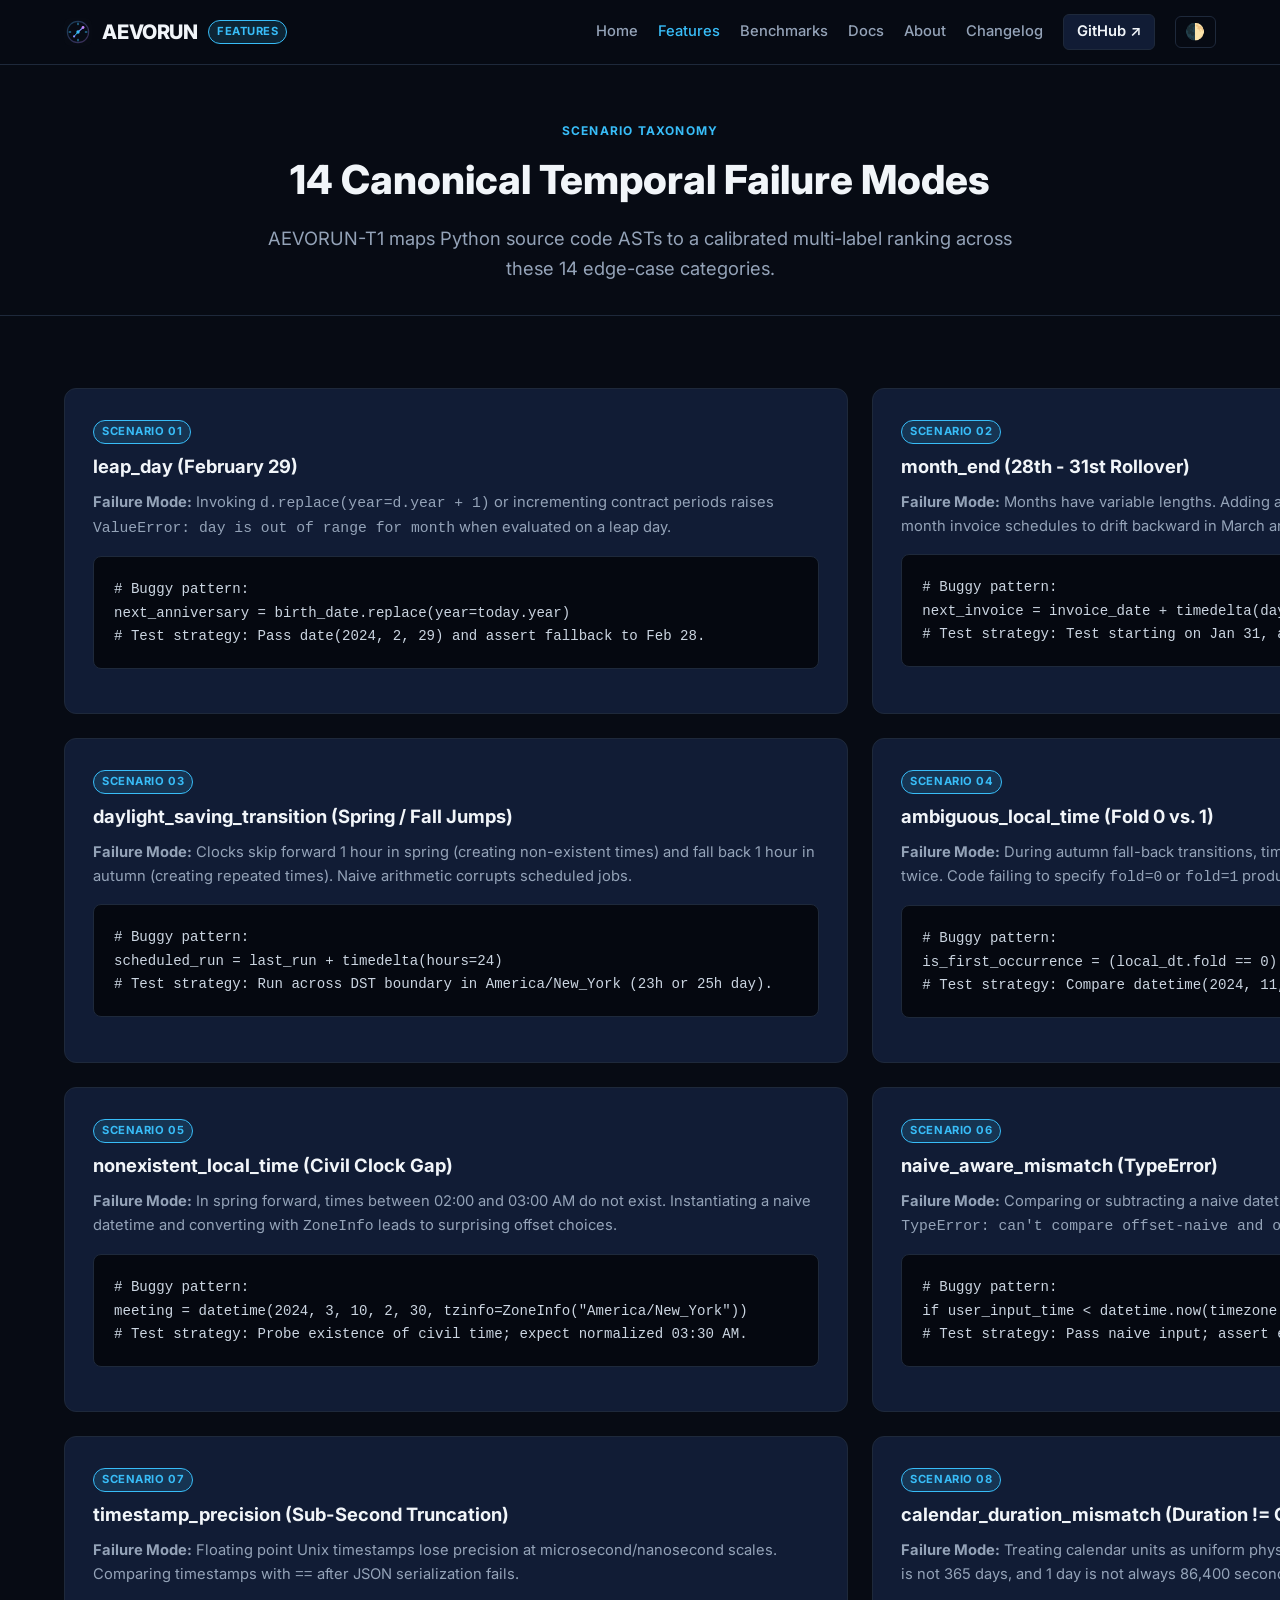
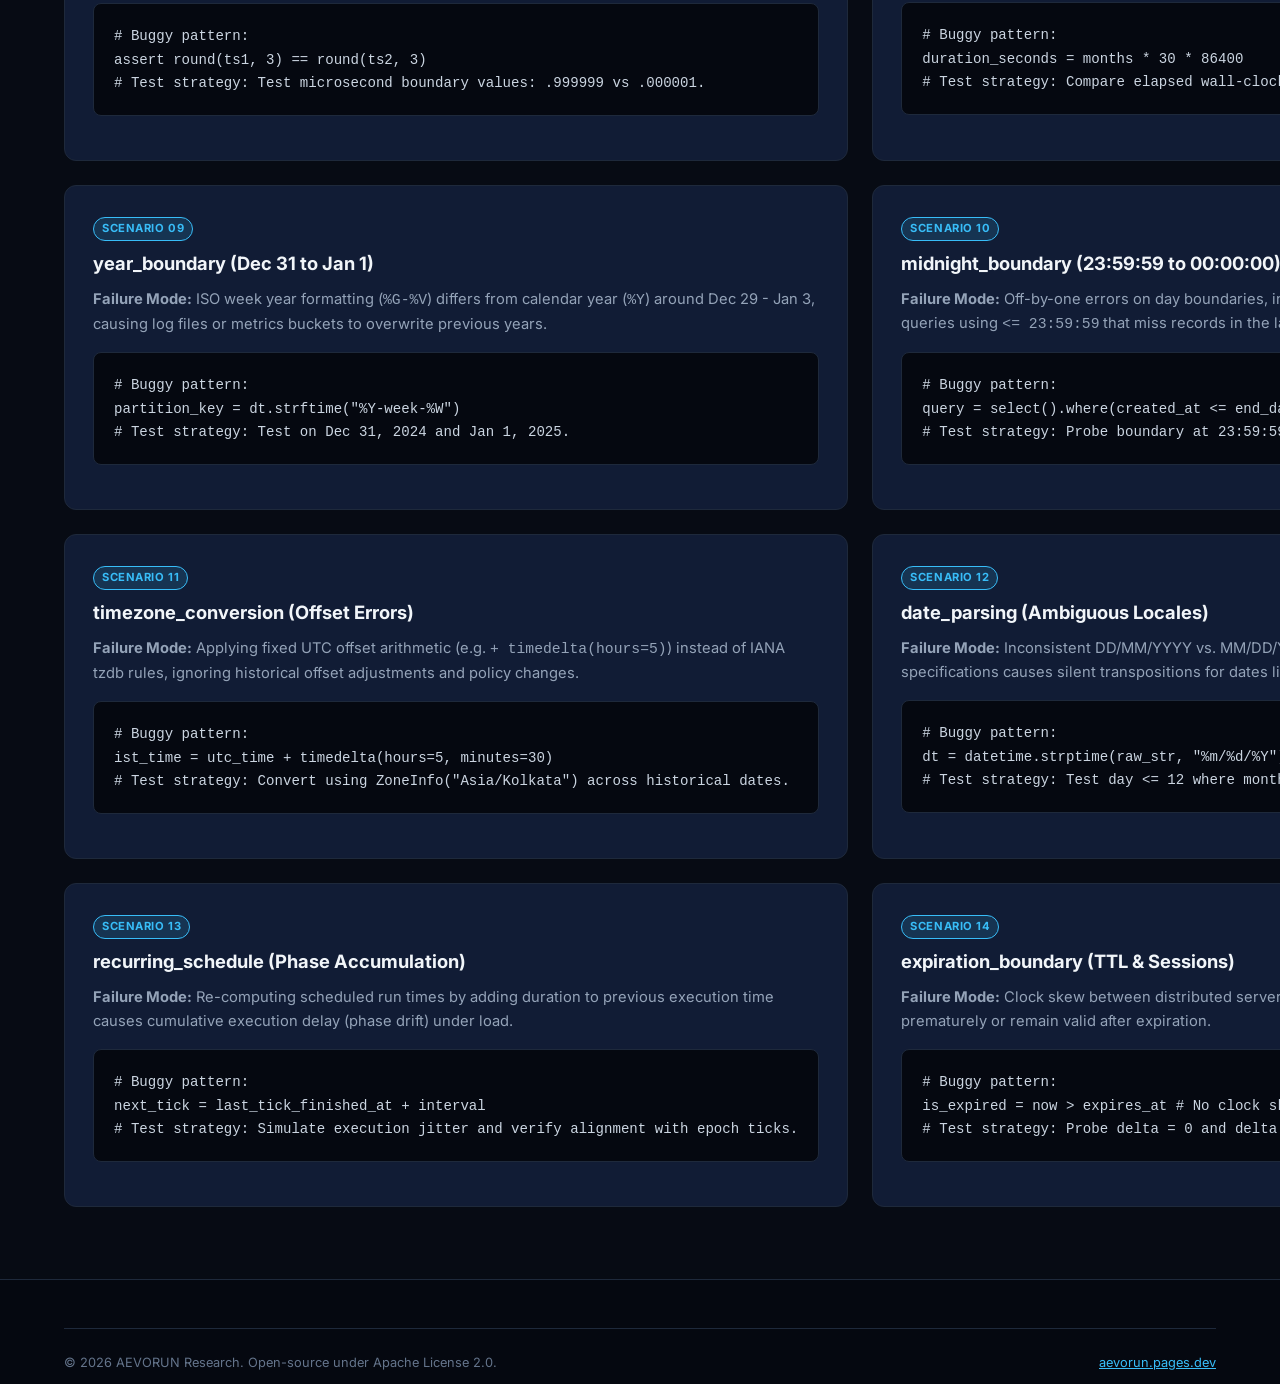
<file: website/features.html>
<!DOCTYPE html>
<html lang="en" data-theme="dark">
<head>
  <meta charset="UTF-8">
  <meta name="viewport" content="width=device-width, initial-scale=1.0">
  <title>Temporal Failure Modes — AEVORUN Taxonomy</title>
  <meta name="description" content="Detailed analysis of the 14 temporal failure modes predicted by AEVORUN-T1.">
  <link rel="canonical" href="https://aevorun.pages.dev/features.html">
  <link rel="icon" type="image/svg+xml" href="favicon.svg">
  <link rel="stylesheet" href="styles.css">
  <link href="https://fonts.googleapis.com/css2?family=JetBrains+Mono:wght@400;600;700&family=Inter:wght@400;500;600;700;800&display=swap" rel="stylesheet">
  <meta name="google-site-verification" content="SGokPX2GrobpJD7DfOw4PNA5FjAGcAkZ-196p22EQJU" />
  <script type="text/javascript">
    (function(c,l,a,r,i,t,y){
        c[a]=c[a]||function(){(c[a].q=c[a].q||[]).push(arguments)};
        t=l.createElement(r);t.async=1;t.src="https://www.clarity.ms/tag/"+i;
        y=l.getElementsByTagName(r)[0];y.parentNode.insertBefore(t,y);
    })(window, document, "clarity", "script", "zingt3vgqv");
  </script>
</head>
<body>

  <header class="site-header">
    <div class="nav-container">
      <a href="index.html" class="brand">
        <img src="favicon.svg" alt="AEVORUN Logo">
        <span>AEVORUN</span>
        <span class="brand-badge">Features</span>
      </a>
      <nav class="nav-menu">
        <a href="index.html">Home</a>
        <a href="features.html" class="active">Features</a>
        <a href="benchmarks.html">Benchmarks</a>
        <a href="docs.html">Docs</a>
        <a href="about.html">About</a>
        <a href="changelog.html">Changelog</a>
        <a href="https://github.com/A35-777/AEVORUN" target="_blank" rel="noopener" class="btn-github">GitHub ↗</a>
        <button id="theme-toggle" class="theme-btn" aria-label="Toggle Theme">🌓</button>
      </nav>
    </div>
  </header>

  <main>
    <div class="page-header">
      <div class="container">
        <div class="section-tag">Scenario Taxonomy</div>
        <h1 class="page-title">14 Canonical Temporal Failure Modes</h1>
        <p class="page-subtitle">
          AEVORUN-T1 maps Python source code ASTs to a calibrated multi-label ranking across these 14 edge-case categories.
        </p>
      </div>
    </div>

    <section class="section">
      <div class="container">
        <div class="grid grid-2">

          <div class="card">
            <span class="brand-badge" style="margin-bottom: 0.5rem; display: inline-block;">Scenario 01</span>
            <h3>leap_day (February 29)</h3>
            <p><strong>Failure Mode:</strong> Invoking <code>d.replace(year=d.year + 1)</code> or incrementing contract periods raises <code>ValueError: day is out of range for month</code> when evaluated on a leap day.</p>
            <pre class="code-block"><code># Buggy pattern:
next_anniversary = birth_date.replace(year=today.year)
# Test strategy: Pass date(2024, 2, 29) and assert fallback to Feb 28.</code></pre>
          </div>

          <div class="card">
            <span class="brand-badge" style="margin-bottom: 0.5rem; display: inline-block;">Scenario 02</span>
            <h3>month_end (28th - 31st Rollover)</h3>
            <p><strong>Failure Mode:</strong> Months have variable lengths. Adding a fixed 30-day timedelta causes end-of-month invoice schedules to drift backward in March and skip August/October 31st.</p>
            <pre class="code-block"><code># Buggy pattern:
next_invoice = invoice_date + timedelta(days=30)
# Test strategy: Test starting on Jan 31, assert next is Feb 28/29.</code></pre>
          </div>

          <div class="card">
            <span class="brand-badge" style="margin-bottom: 0.5rem; display: inline-block;">Scenario 03</span>
            <h3>daylight_saving_transition (Spring / Fall Jumps)</h3>
            <p><strong>Failure Mode:</strong> Clocks skip forward 1 hour in spring (creating non-existent times) and fall back 1 hour in autumn (creating repeated times). Naive arithmetic corrupts scheduled jobs.</p>
            <pre class="code-block"><code># Buggy pattern:
scheduled_run = last_run + timedelta(hours=24)
# Test strategy: Run across DST boundary in America/New_York (23h or 25h day).</code></pre>
          </div>

          <div class="card">
            <span class="brand-badge" style="margin-bottom: 0.5rem; display: inline-block;">Scenario 04</span>
            <h3>ambiguous_local_time (Fold 0 vs. 1)</h3>
            <p><strong>Failure Mode:</strong> During autumn fall-back transitions, times between 01:00 and 02:00 AM occur twice. Code failing to specify <code>fold=0</code> or <code>fold=1</code> produces undefined sorting order.</p>
            <pre class="code-block"><code># Buggy pattern:
is_first_occurrence = (local_dt.fold == 0) # Ignored in naive sorting
# Test strategy: Compare datetime(2024, 11, 3, 1, 30, fold=0) vs fold=1.</code></pre>
          </div>

          <div class="card">
            <span class="brand-badge" style="margin-bottom: 0.5rem; display: inline-block;">Scenario 05</span>
            <h3>nonexistent_local_time (Civil Clock Gap)</h3>
            <p><strong>Failure Mode:</strong> In spring forward, times between 02:00 and 03:00 AM do not exist. Instantiating a naive datetime and converting with <code>ZoneInfo</code> leads to surprising offset choices.</p>
            <pre class="code-block"><code># Buggy pattern:
meeting = datetime(2024, 3, 10, 2, 30, tzinfo=ZoneInfo("America/New_York"))
# Test strategy: Probe existence of civil time; expect normalized 03:30 AM.</code></pre>
          </div>

          <div class="card">
            <span class="brand-badge" style="margin-bottom: 0.5rem; display: inline-block;">Scenario 06</span>
            <h3>naive_aware_mismatch (TypeError)</h3>
            <p><strong>Failure Mode:</strong> Comparing or subtracting a naive datetime with a timezone-aware datetime raises <code>TypeError: can't compare offset-naive and offset-aware datetimes</code>.</p>
            <pre class="code-block"><code># Buggy pattern:
if user_input_time &lt; datetime.now(timezone.utc): # TypeError if naive!
# Test strategy: Pass naive input; assert explicit timezone coercion.</code></pre>
          </div>

          <div class="card">
            <span class="brand-badge" style="margin-bottom: 0.5rem; display: inline-block;">Scenario 07</span>
            <h3>timestamp_precision (Sub-Second Truncation)</h3>
            <p><strong>Failure Mode:</strong> Floating point Unix timestamps lose precision at microsecond/nanosecond scales. Comparing timestamps with <code>==</code> after JSON serialization fails.</p>
            <pre class="code-block"><code># Buggy pattern:
assert round(ts1, 3) == round(ts2, 3)
# Test strategy: Test microsecond boundary values: .999999 vs .000001.</code></pre>
          </div>

          <div class="card">
            <span class="brand-badge" style="margin-bottom: 0.5rem; display: inline-block;">Scenario 08</span>
            <h3>calendar_duration_mismatch (Duration != Calendar)</h3>
            <p><strong>Failure Mode:</strong> Treating calendar units as uniform physical durations. 1 month is not 30 days, 1 year is not 365 days, and 1 day is not always 86,400 seconds.</p>
            <pre class="code-block"><code># Buggy pattern:
duration_seconds = months * 30 * 86400
# Test strategy: Compare elapsed wall-clock calendar interval vs epoch delta.</code></pre>
          </div>

          <div class="card">
            <span class="brand-badge" style="margin-bottom: 0.5rem; display: inline-block;">Scenario 09</span>
            <h3>year_boundary (Dec 31 to Jan 1)</h3>
            <p><strong>Failure Mode:</strong> ISO week year formatting (<code>%G-%V</code>) differs from calendar year (<code>%Y</code>) around Dec 29 - Jan 3, causing log files or metrics buckets to overwrite previous years.</p>
            <pre class="code-block"><code># Buggy pattern:
partition_key = dt.strftime("%Y-week-%W")
# Test strategy: Test on Dec 31, 2024 and Jan 1, 2025.</code></pre>
          </div>

          <div class="card">
            <span class="brand-badge" style="margin-bottom: 0.5rem; display: inline-block;">Scenario 10</span>
            <h3>midnight_boundary (23:59:59 to 00:00:00)</h3>
            <p><strong>Failure Mode:</strong> Off-by-one errors on day boundaries, inclusive vs. exclusive ranges, and date queries using <code>&lt;= 23:59:59</code> that miss records in the last second.</p>
            <pre class="code-block"><code># Buggy pattern:
query = select().where(created_at &lt;= end_date.replace(hour=23, minute=59))
# Test strategy: Probe boundary at 23:59:59.999999.</code></pre>
          </div>

          <div class="card">
            <span class="brand-badge" style="margin-bottom: 0.5rem; display: inline-block;">Scenario 11</span>
            <h3>timezone_conversion (Offset Errors)</h3>
            <p><strong>Failure Mode:</strong> Applying fixed UTC offset arithmetic (e.g. <code>+ timedelta(hours=5)</code>) instead of IANA tzdb rules, ignoring historical offset adjustments and policy changes.</p>
            <pre class="code-block"><code># Buggy pattern:
ist_time = utc_time + timedelta(hours=5, minutes=30)
# Test strategy: Convert using ZoneInfo("Asia/Kolkata") across historical dates.</code></pre>
          </div>

          <div class="card">
            <span class="brand-badge" style="margin-bottom: 0.5rem; display: inline-block;">Scenario 12</span>
            <h3>date_parsing (Ambiguous Locales)</h3>
            <p><strong>Failure Mode:</strong> Inconsistent DD/MM/YYYY vs. MM/DD/YYYY parsing without explicit format specifications causes silent transpositions for dates like 03/04/2024.</p>
            <pre class="code-block"><code># Buggy pattern:
dt = datetime.strptime(raw_str, "%m/%d/%Y") # Fails on EU dates
# Test strategy: Test day &lt;= 12 where month and day are interchangeable.</code></pre>
          </div>

          <div class="card">
            <span class="brand-badge" style="margin-bottom: 0.5rem; display: inline-block;">Scenario 13</span>
            <h3>recurring_schedule (Phase Accumulation)</h3>
            <p><strong>Failure Mode:</strong> Re-computing scheduled run times by adding duration to previous execution time causes cumulative execution delay (phase drift) under load.</p>
            <pre class="code-block"><code># Buggy pattern:
next_tick = last_tick_finished_at + interval
# Test strategy: Simulate execution jitter and verify alignment with epoch ticks.</code></pre>
          </div>

          <div class="card">
            <span class="brand-badge" style="margin-bottom: 0.5rem; display: inline-block;">Scenario 14</span>
            <h3>expiration_boundary (TTL &amp; Sessions)</h3>
            <p><strong>Failure Mode:</strong> Clock skew between distributed servers causing JWTs or cache keys to expire prematurely or remain valid after expiration.</p>
            <pre class="code-block"><code># Buggy pattern:
is_expired = now &gt; expires_at # No clock skew grace window
# Test strategy: Probe delta = 0 and delta = -1 with simulated clock skew.</code></pre>
          </div>

        </div>
      </div>
    </section>
  </main>

  <footer class="site-footer">
    <div class="container">
      <div class="footer-bottom">
        <span>&copy; 2026 AEVORUN Research. Open-source under Apache License 2.0.</span>
        <span><a href="https://aevorun.pages.dev" style="color: var(--accent);">aevorun.pages.dev</a></span>
      </div>
    </div>
  </footer>

  <script src="app.js"></script>
</body>
</html>
</file>
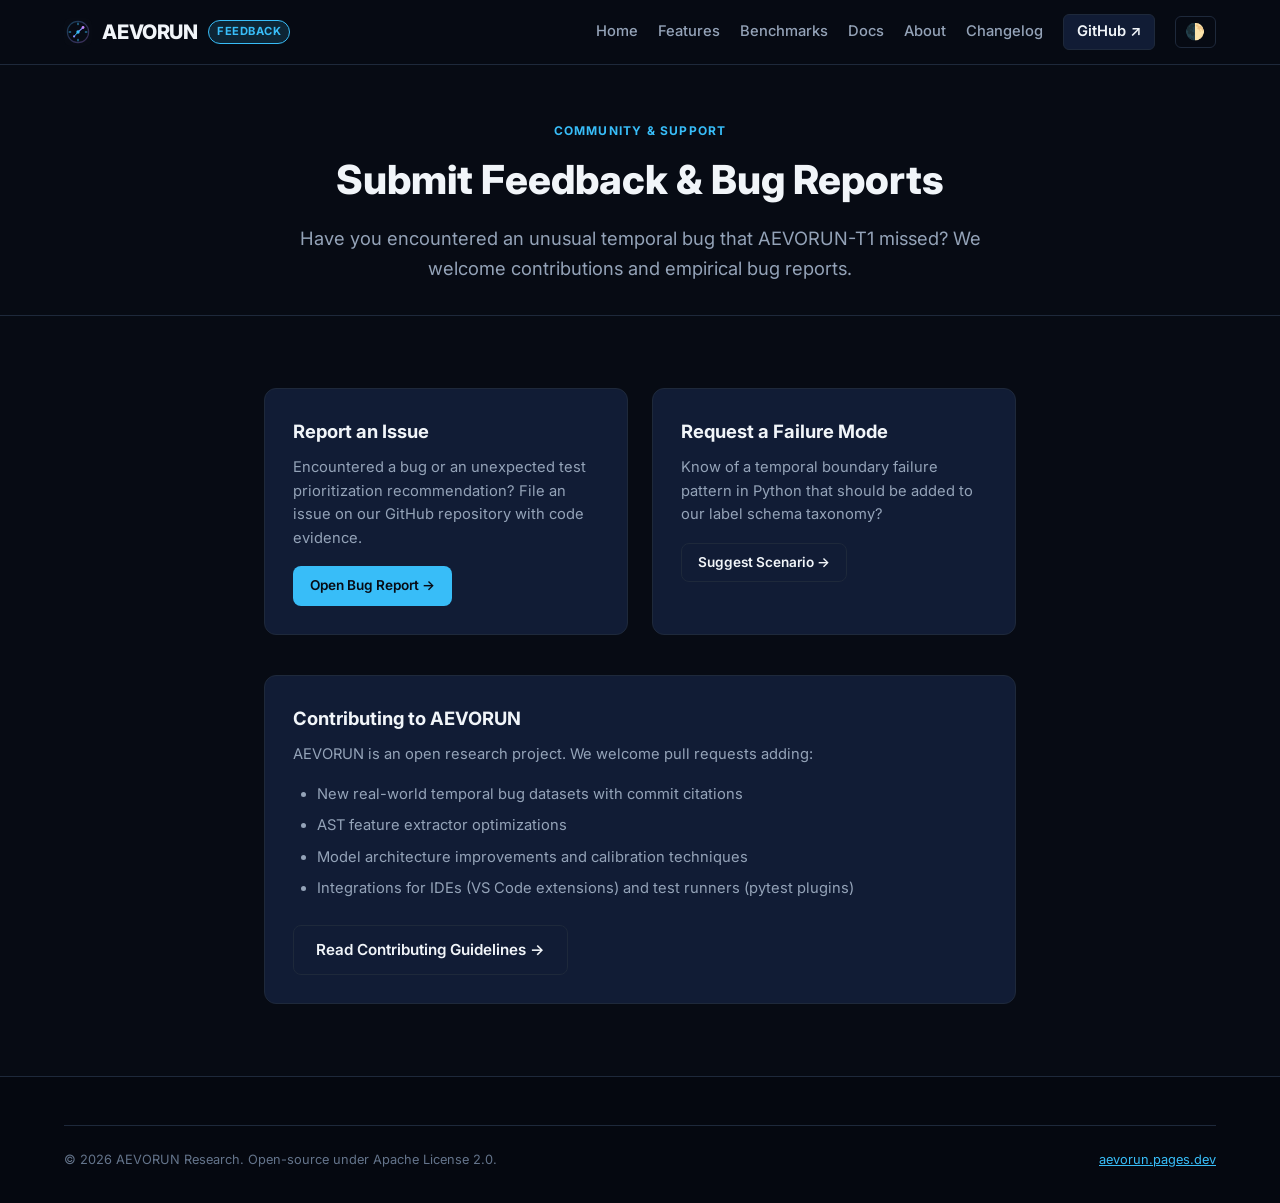
<file: website/feedback.html>
<!DOCTYPE html>
<html lang="en" data-theme="dark">
<head>
  <meta charset="UTF-8">
  <meta name="viewport" content="width=device-width, initial-scale=1.0">
  <title>Feedback &amp; Community — AEVORUN</title>
  <meta name="description" content="Report bugs, suggest temporal failure modes, and contribute to AEVORUN.">
  <link rel="canonical" href="https://aevorun.pages.dev/feedback.html">
  <link rel="icon" type="image/svg+xml" href="favicon.svg">
  <link rel="stylesheet" href="styles.css">
  <link href="https://fonts.googleapis.com/css2?family=JetBrains+Mono:wght@400;600;700&family=Inter:wght@400;500;600;700;800&display=swap" rel="stylesheet">
  <meta name="google-site-verification" content="SGokPX2GrobpJD7DfOw4PNA5FjAGcAkZ-196p22EQJU" />
  <script type="text/javascript">
    (function(c,l,a,r,i,t,y){
        c[a]=c[a]||function(){(c[a].q=c[a].q||[]).push(arguments)};
        t=l.createElement(r);t.async=1;t.src="https://www.clarity.ms/tag/"+i;
        y=l.getElementsByTagName(r)[0];y.parentNode.insertBefore(t,y);
    })(window, document, "clarity", "script", "zingt3vgqv");
  </script>
</head>
<body>

  <header class="site-header">
    <div class="nav-container">
      <a href="index.html" class="brand">
        <img src="favicon.svg" alt="AEVORUN Logo">
        <span>AEVORUN</span>
        <span class="brand-badge">Feedback</span>
      </a>
      <nav class="nav-menu">
        <a href="index.html">Home</a>
        <a href="features.html">Features</a>
        <a href="benchmarks.html">Benchmarks</a>
        <a href="docs.html">Docs</a>
        <a href="about.html">About</a>
        <a href="changelog.html">Changelog</a>
        <a href="https://github.com/A35-777/AEVORUN" target="_blank" rel="noopener" class="btn-github">GitHub ↗</a>
        <button id="theme-toggle" class="theme-btn" aria-label="Toggle Theme">🌓</button>
      </nav>
    </div>
  </header>

  <main>
    <div class="page-header">
      <div class="container">
        <div class="section-tag">Community &amp; Support</div>
        <h1 class="page-title">Submit Feedback &amp; Bug Reports</h1>
        <p class="page-subtitle">
          Have you encountered an unusual temporal bug that AEVORUN-T1 missed? We welcome contributions and empirical bug reports.
        </p>
      </div>
    </div>

    <section class="section">
      <div class="container" style="max-width: 800px;">
        <div class="grid grid-2" style="margin-bottom: 2.5rem;">
          <div class="card">
            <h3>Report an Issue</h3>
            <p>Encountered a bug or an unexpected test prioritization recommendation? File an issue on our GitHub repository with code evidence.</p>
            <div style="margin-top: 1rem;">
              <a href="https://github.com/A35-777/AEVORUN/issues/new?template=bug_report.md" target="_blank" rel="noopener" class="btn btn-primary" style="font-size: 0.85rem; padding: 0.5rem 1rem;">Open Bug Report &rarr;</a>
            </div>
          </div>

          <div class="card">
            <h3>Request a Failure Mode</h3>
            <p>Know of a temporal boundary failure pattern in Python that should be added to our label schema taxonomy?</p>
            <div style="margin-top: 1rem;">
              <a href="https://github.com/A35-777/AEVORUN/issues/new?template=feature_request.md" target="_blank" rel="noopener" class="btn btn-secondary" style="font-size: 0.85rem; padding: 0.5rem 1rem;">Suggest Scenario &rarr;</a>
            </div>
          </div>
        </div>

        <div class="card">
          <h3>Contributing to AEVORUN</h3>
          <p style="margin-bottom: 1rem;">
            AEVORUN is an open research project. We welcome pull requests adding:
          </p>
          <ul style="color: var(--text-muted); margin-left: 1.5rem; display: flex; flex-direction: column; gap: 0.5rem; font-size: 0.92rem;">
            <li>New real-world temporal bug datasets with commit citations</li>
            <li>AST feature extractor optimizations</li>
            <li>Model architecture improvements and calibration techniques</li>
            <li>Integrations for IDEs (VS Code extensions) and test runners (pytest plugins)</li>
          </ul>
          <div style="margin-top: 1.5rem;">
            <a href="https://github.com/A35-777/AEVORUN/blob/main/CONTRIBUTING.md" target="_blank" rel="noopener" class="btn btn-secondary">Read Contributing Guidelines &rarr;</a>
          </div>
        </div>
      </div>
    </section>
  </main>

  <footer class="site-footer">
    <div class="container">
      <div class="footer-bottom">
        <span>&copy; 2026 AEVORUN Research. Open-source under Apache License 2.0.</span>
        <span><a href="https://aevorun.pages.dev" style="color: var(--accent);">aevorun.pages.dev</a></span>
      </div>
    </div>
  </footer>

  <script src="app.js"></script>
</body>
</html>
</file>
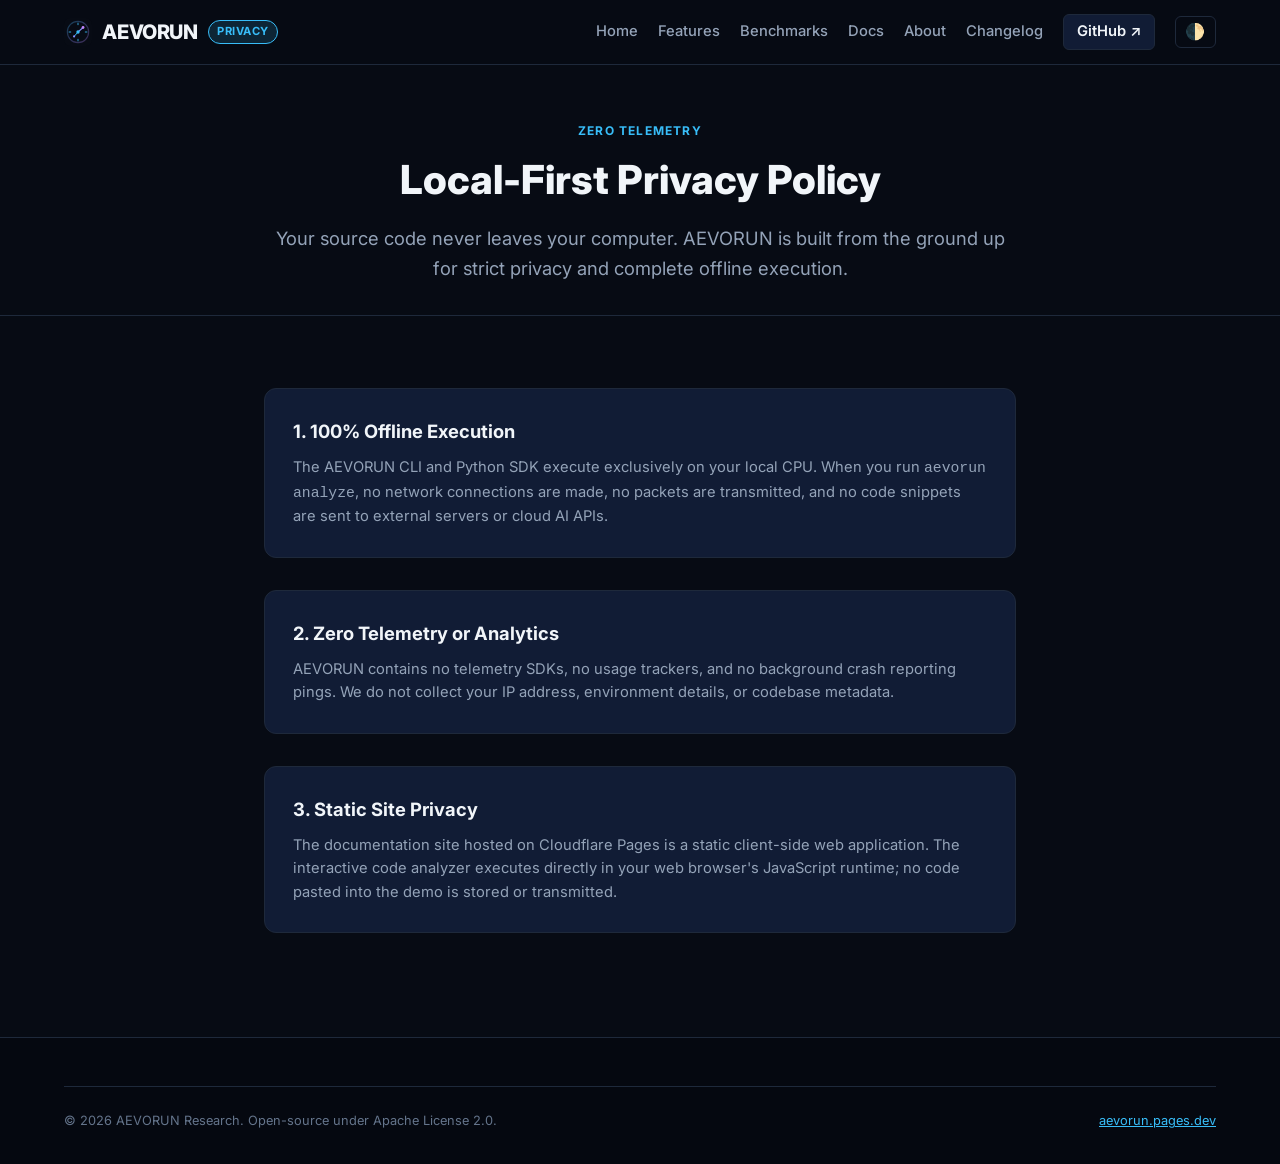
<file: website/privacy.html>
<!DOCTYPE html>
<html lang="en" data-theme="dark">
<head>
  <meta charset="UTF-8">
  <meta name="viewport" content="width=device-width, initial-scale=1.0">
  <title>Privacy Policy — AEVORUN</title>
  <meta name="description" content="Local-first offline privacy policy for AEVORUN and AEVORUN-T1.">
  <link rel="canonical" href="https://aevorun.pages.dev/privacy.html">
  <link rel="icon" type="image/svg+xml" href="favicon.svg">
  <link rel="stylesheet" href="styles.css">
  <link href="https://fonts.googleapis.com/css2?family=JetBrains+Mono:wght@400;600;700&family=Inter:wght@400;500;600;700;800&display=swap" rel="stylesheet">
  <meta name="google-site-verification" content="SGokPX2GrobpJD7DfOw4PNA5FjAGcAkZ-196p22EQJU" />
  <script type="text/javascript">
    (function(c,l,a,r,i,t,y){
        c[a]=c[a]||function(){(c[a].q=c[a].q||[]).push(arguments)};
        t=l.createElement(r);t.async=1;t.src="https://www.clarity.ms/tag/"+i;
        y=l.getElementsByTagName(r)[0];y.parentNode.insertBefore(t,y);
    })(window, document, "clarity", "script", "zingt3vgqv");
  </script>
</head>
<body>

  <header class="site-header">
    <div class="nav-container">
      <a href="index.html" class="brand">
        <img src="favicon.svg" alt="AEVORUN Logo">
        <span>AEVORUN</span>
        <span class="brand-badge">Privacy</span>
      </a>
      <nav class="nav-menu">
        <a href="index.html">Home</a>
        <a href="features.html">Features</a>
        <a href="benchmarks.html">Benchmarks</a>
        <a href="docs.html">Docs</a>
        <a href="about.html">About</a>
        <a href="changelog.html">Changelog</a>
        <a href="https://github.com/A35-777/AEVORUN" target="_blank" rel="noopener" class="btn-github">GitHub ↗</a>
        <button id="theme-toggle" class="theme-btn" aria-label="Toggle Theme">🌓</button>
      </nav>
    </div>
  </header>

  <main>
    <div class="page-header">
      <div class="container">
        <div class="section-tag">Zero Telemetry</div>
        <h1 class="page-title">Local-First Privacy Policy</h1>
        <p class="page-subtitle">
          Your source code never leaves your computer. AEVORUN is built from the ground up for strict privacy and complete offline execution.
        </p>
      </div>
    </div>

    <section class="section">
      <div class="container" style="max-width: 800px;">
        <div class="card" style="margin-bottom: 2rem;">
          <h3>1. 100% Offline Execution</h3>
          <p>
            The AEVORUN CLI and Python SDK execute exclusively on your local CPU. When you run <code>aevorun analyze</code>, no network connections are made, no packets are transmitted, and no code snippets are sent to external servers or cloud AI APIs.
          </p>
        </div>

        <div class="card" style="margin-bottom: 2rem;">
          <h3>2. Zero Telemetry or Analytics</h3>
          <p>
            AEVORUN contains no telemetry SDKs, no usage trackers, and no background crash reporting pings. We do not collect your IP address, environment details, or codebase metadata.
          </p>
        </div>

        <div class="card" style="margin-bottom: 2rem;">
          <h3>3. Static Site Privacy</h3>
          <p>
            The documentation site hosted on Cloudflare Pages is a static client-side web application. The interactive code analyzer executes directly in your web browser's JavaScript runtime; no code pasted into the demo is stored or transmitted.
          </p>
        </div>
      </div>
    </section>
  </main>

  <footer class="site-footer">
    <div class="container">
      <div class="footer-bottom">
        <span>&copy; 2026 AEVORUN Research. Open-source under Apache License 2.0.</span>
        <span><a href="https://aevorun.pages.dev" style="color: var(--accent);">aevorun.pages.dev</a></span>
      </div>
    </div>
  </footer>

  <script src="app.js"></script>
</body>
</html>
</file>
<file: website/styles.css>
:root {
  --bg: #070b14;
  --bg-alt: #0d1527;
  --card-bg: #111c35;
  --card-hover: #162444;
  --border: #1e293b;
  --border-focus: #38bdf8;
  --text: #f1f5f9;
  --text-muted: #94a3b8;
  --text-dim: #64748b;
  --accent: #38bdf8;
  --accent-hover: #0284c7;
  --accent-glow: rgba(56, 189, 248, 0.15);
  --purple: #818cf8;
  --emerald: #10b981;
  --amber: #f59e0b;
  --rose: #f43f5e;
  --font-sans: 'Inter', -apple-system, BlinkMacSystemFont, 'Segoe UI', Roboto, sans-serif;
  --font-mono: 'JetBrains Mono', ui-monospace, Menlo, Monaco, Consolas, monospace;
}

[data-theme="light"] {
  --bg: #f8fafc;
  --bg-alt: #f1f5f9;
  --card-bg: #ffffff;
  --card-hover: #f8fafc;
  --border: #e2e8f0;
  --border-focus: #0284c7;
  --text: #0f172a;
  --text-muted: #475569;
  --text-dim: #94a3b8;
  --accent: #0284c7;
  --accent-hover: #0369a1;
  --accent-glow: rgba(2, 132, 199, 0.1);
  --purple: #6366f1;
}

* { box-sizing: border-box; margin: 0; padding: 0; }

body {
  font-family: var(--font-sans);
  background: var(--bg);
  color: var(--text);
  line-height: 1.6;
  min-height: 100vh;
  display: flex;
  flex-direction: column;
  transition: background 0.25s ease, color 0.25s ease;
}

.container {
  max-width: 1200px;
  margin: 0 auto;
  padding: 0 1.5rem;
  width: 100%;
}

/* Header & Navigation */
.site-header {
  position: sticky;
  top: 0;
  z-index: 100;
  background: rgba(7, 11, 20, 0.88);
  backdrop-filter: blur(14px);
  border-bottom: 1px solid var(--border);
}

[data-theme="light"] .site-header {
  background: rgba(248, 250, 252, 0.88);
}

.nav-container {
  max-width: 1200px;
  margin: 0 auto;
  padding: 0.85rem 1.5rem;
  display: flex;
  align-items: center;
  justify-content: space-between;
}

.brand {
  display: flex;
  align-items: center;
  gap: 0.65rem;
  text-decoration: none;
  color: var(--text);
  font-weight: 800;
  font-size: 1.25rem;
  letter-spacing: -0.02em;
}

.brand img {
  width: 28px;
  height: 28px;
}

.brand-badge {
  font-size: 0.7rem;
  font-weight: 700;
  background: var(--accent-glow);
  color: var(--accent);
  border: 1px solid var(--accent);
  padding: 0.15rem 0.5rem;
  border-radius: 9999px;
  text-transform: uppercase;
  letter-spacing: 0.05em;
}

.nav-menu {
  display: flex;
  align-items: center;
  gap: 1.25rem;
}

.nav-menu a {
  text-decoration: none;
  color: var(--text-muted);
  font-size: 0.92rem;
  font-weight: 500;
  transition: color 0.2s;
}

.nav-menu a:hover,
.nav-menu a.active {
  color: var(--accent);
}

.btn-github {
  background: var(--card-bg);
  border: 1px solid var(--border);
  padding: 0.35rem 0.8rem;
  border-radius: 6px;
  color: var(--text) !important;
  font-weight: 600 !important;
  display: inline-flex;
  align-items: center;
  gap: 0.4rem;
}

.btn-github:hover {
  border-color: var(--accent);
}

.theme-btn {
  background: transparent;
  border: 1px solid var(--border);
  border-radius: 6px;
  cursor: pointer;
  padding: 0.35rem 0.6rem;
  font-size: 1rem;
  color: var(--text);
}

/* Hero Section */
.hero-section {
  padding: 4.5rem 0 3rem;
  text-align: center;
}

.hero-badge {
  display: inline-flex;
  align-items: center;
  gap: 0.5rem;
  padding: 0.35rem 0.9rem;
  background: var(--accent-glow);
  border: 1px solid var(--accent);
  color: var(--accent);
  border-radius: 9999px;
  font-size: 0.8rem;
  font-weight: 700;
  margin-bottom: 1.5rem;
  text-transform: uppercase;
  letter-spacing: 0.05em;
}

.hero-title {
  font-size: 3.1rem;
  font-weight: 800;
  line-height: 1.15;
  margin-bottom: 1.25rem;
  letter-spacing: -0.03em;
}

.hero-title .gradient-text {
  background: linear-gradient(135deg, #38bdf8 0%, #818cf8 50%, #c084fc 100%);
  -webkit-background-clip: text;
  -webkit-text-fill-color: transparent;
}

.hero-subtitle {
  font-size: 1.18rem;
  color: var(--text-muted);
  max-width: 820px;
  margin: 0 auto 2.2rem;
  font-weight: 400;
}

.hero-actions {
  display: flex;
  justify-content: center;
  gap: 1rem;
  margin-bottom: 3rem;
  flex-wrap: wrap;
}

.btn {
  padding: 0.75rem 1.4rem;
  border-radius: 8px;
  font-weight: 600;
  font-size: 0.95rem;
  text-decoration: none;
  cursor: pointer;
  transition: all 0.2s ease;
  display: inline-flex;
  align-items: center;
  gap: 0.5rem;
  border: 1px solid transparent;
}

.btn-primary {
  background: var(--accent);
  color: #070b14;
}

.btn-primary:hover {
  background: var(--accent-hover);
  color: #ffffff;
  transform: translateY(-1px);
}

.btn-secondary {
  background: var(--card-bg);
  border: 1px solid var(--border);
  color: var(--text);
}

.btn-secondary:hover {
  border-color: var(--accent);
  transform: translateY(-1px);
}

/* Trust / Feature Badges */
.trust-strip {
  display: flex;
  justify-content: center;
  gap: 2rem;
  margin-bottom: 3.5rem;
  flex-wrap: wrap;
}

.trust-item {
  display: flex;
  align-items: center;
  gap: 0.5rem;
  font-size: 0.85rem;
  color: var(--text-muted);
  font-weight: 600;
}

.trust-dot {
  width: 8px;
  height: 8px;
  border-radius: 50%;
  background: var(--emerald);
}

/* Stats Row */
.stats-grid {
  display: grid;
  grid-template-columns: repeat(4, 1fr);
  gap: 1.25rem;
  margin-bottom: 3.5rem;
}

.stat-card {
  background: var(--card-bg);
  border: 1px solid var(--border);
  border-radius: 12px;
  padding: 1.5rem;
  text-align: center;
  transition: transform 0.2s, border-color 0.2s;
}

.stat-card:hover {
  transform: translateY(-2px);
  border-color: var(--accent);
}

.stat-num {
  font-size: 2.1rem;
  font-weight: 800;
  color: var(--accent);
  font-family: var(--font-mono);
  margin-bottom: 0.35rem;
}

.stat-label {
  font-size: 0.85rem;
  color: var(--text-muted);
  font-weight: 500;
}

/* Section Common */
.section {
  padding: 4.5rem 0;
  border-top: 1px solid var(--border);
}

.section-bg-alt {
  background: var(--bg-alt);
}

.section-header {
  text-align: center;
  margin-bottom: 3rem;
}

.section-tag {
  font-size: 0.75rem;
  font-weight: 700;
  color: var(--accent);
  text-transform: uppercase;
  letter-spacing: 0.1em;
  margin-bottom: 0.5rem;
}

.section-title {
  font-size: 2.25rem;
  font-weight: 800;
  letter-spacing: -0.02em;
  margin-bottom: 0.75rem;
}

.section-desc {
  font-size: 1.05rem;
  color: var(--text-muted);
  max-width: 680px;
  margin: 0 auto;
}

/* Cards Grid */
.grid {
  display: grid;
  gap: 1.5rem;
}

.grid-2 { grid-template-columns: repeat(2, 1fr); }
.grid-3 { grid-template-columns: repeat(3, 1fr); }
.grid-4 { grid-template-columns: repeat(4, 1fr); }

.card {
  background: var(--card-bg);
  border: 1px solid var(--border);
  border-radius: 12px;
  padding: 1.75rem;
  transition: border-color 0.2s, transform 0.2s;
}

.card:hover {
  border-color: var(--accent);
}

.card-icon {
  font-size: 1.75rem;
  margin-bottom: 1rem;
}

.card h3 {
  font-size: 1.15rem;
  font-weight: 700;
  margin-bottom: 0.6rem;
}

.card p {
  color: var(--text-muted);
  font-size: 0.92rem;
  line-height: 1.6;
}

/* Interactive Playground */
.playground-box {
  background: var(--card-bg);
  border: 1px solid var(--border);
  border-radius: 12px;
  overflow: hidden;
  box-shadow: 0 20px 40px rgba(0, 0, 0, 0.3);
}

.playground-header {
  background: #050810;
  padding: 0.75rem 1.25rem;
  display: flex;
  align-items: center;
  justify-content: space-between;
  border-bottom: 1px solid var(--border);
}

.dots {
  display: flex;
  gap: 0.4rem;
}

.dot {
  width: 10px;
  height: 10px;
  border-radius: 50%;
}

.dot-red { background: #ef4444; }
.dot-yellow { background: #f59e0b; }
.dot-green { background: #10b981; }

.preset-bar {
  display: flex;
  gap: 0.5rem;
  flex-wrap: wrap;
  padding: 0.75rem 1.25rem;
  background: rgba(0, 0, 0, 0.2);
  border-bottom: 1px solid var(--border);
}

.preset-btn {
  background: transparent;
  border: 1px solid var(--border);
  color: var(--text-muted);
  padding: 0.35rem 0.75rem;
  border-radius: 6px;
  font-size: 0.8rem;
  font-weight: 600;
  cursor: pointer;
  transition: all 0.2s;
}

.preset-btn:hover,
.preset-btn.active {
  background: var(--accent);
  color: #070b14;
  border-color: var(--accent);
}

.playground-content {
  display: grid;
  grid-template-columns: 1.1fr 1fr;
  min-height: 480px;
}

.editor-pane {
  border-right: 1px solid var(--border);
  display: flex;
  flex-direction: column;
}

.editor-label {
  padding: 0.5rem 1rem;
  font-size: 0.75rem;
  color: var(--text-dim);
  font-weight: 600;
  text-transform: uppercase;
  background: rgba(0, 0, 0, 0.15);
  border-bottom: 1px solid var(--border);
  display: flex;
  justify-content: space-between;
  align-items: center;
}

.code-textarea {
  flex: 1;
  width: 100%;
  background: #050810;
  color: #e2e8f0;
  font-family: var(--font-mono);
  font-size: 0.88rem;
  line-height: 1.6;
  padding: 1rem;
  border: none;
  resize: none;
  outline: none;
}

.results-pane {
  padding: 1.25rem;
  display: flex;
  flex-direction: column;
  gap: 1.25rem;
  background: var(--bg-alt);
  overflow-y: auto;
}

.results-header {
  display: flex;
  align-items: center;
  justify-content: space-between;
}

.scenario-list {
  display: flex;
  flex-direction: column;
  gap: 0.75rem;
}

.scenario-card {
  background: var(--card-bg);
  border: 1px solid var(--border);
  border-radius: 8px;
  padding: 0.85rem 1rem;
  transition: border-color 0.2s;
}

.scenario-top {
  display: flex;
  align-items: center;
  justify-content: space-between;
  margin-bottom: 0.4rem;
}

.scenario-name {
  font-family: var(--font-mono);
  font-weight: 700;
  font-size: 0.88rem;
  color: var(--accent);
}

.scenario-score {
  font-family: var(--font-mono);
  font-size: 0.82rem;
  font-weight: 700;
  padding: 0.1rem 0.4rem;
  border-radius: 4px;
}

.score-high { background: rgba(16, 185, 129, 0.15); color: var(--emerald); }
.score-med { background: rgba(245, 158, 11, 0.15); color: var(--amber); }

.score-bar-bg {
  width: 100%;
  height: 6px;
  background: rgba(255, 255, 255, 0.08);
  border-radius: 3px;
  overflow: hidden;
  margin-bottom: 0.5rem;
}

.score-bar-fill {
  height: 100%;
  border-radius: 3px;
  transition: width 0.4s ease;
}

.scenario-desc {
  font-size: 0.8rem;
  color: var(--text-muted);
  line-height: 1.4;
}

/* Tables */
.table-wrapper {
  overflow-x: auto;
  margin: 1.5rem 0;
  border: 1px solid var(--border);
  border-radius: 8px;
}

table {
  width: 100%;
  border-collapse: collapse;
  font-size: 0.92rem;
  text-align: left;
}

th {
  background: var(--bg-alt);
  padding: 0.85rem 1.25rem;
  font-weight: 700;
  border-bottom: 1px solid var(--border);
  color: var(--text);
}

td {
  padding: 0.85rem 1.25rem;
  border-bottom: 1px solid var(--border);
  color: var(--text-muted);
}

tr:last-child td { border-bottom: none; }
tr:hover td { background: rgba(255, 255, 255, 0.02); }

.highlight-row td {
  background: var(--accent-glow) !important;
  color: var(--text);
  font-weight: 600;
}

.highlight-row td:first-child {
  color: var(--accent);
}

/* Terminal Box */
.terminal-box {
  background: #050810;
  border: 1px solid var(--border);
  border-radius: 10px;
  overflow: hidden;
  font-family: var(--font-mono);
  margin: 1.5rem 0;
}

.terminal-header {
  background: #0d1527;
  padding: 0.6rem 1rem;
  border-bottom: 1px solid var(--border);
  display: flex;
  align-items: center;
  gap: 0.5rem;
  font-size: 0.75rem;
  color: var(--text-dim);
}

.terminal-body {
  padding: 1.25rem;
  color: #38bdf8;
  font-size: 0.88rem;
  line-height: 1.6;
  overflow-x: auto;
}

/* Code Preview */
pre.code-block {
  background: #050810;
  border: 1px solid var(--border);
  border-radius: 8px;
  padding: 1.25rem;
  font-family: var(--font-mono);
  font-size: 0.88rem;
  line-height: 1.6;
  color: #cbd5e1;
  overflow-x: auto;
  margin: 1rem 0;
}

/* Subpage Specific */
.page-header {
  padding: 3.5rem 0 2rem;
  text-align: center;
}

.page-title {
  font-size: 2.5rem;
  font-weight: 800;
  margin-bottom: 0.75rem;
}

.page-subtitle {
  font-size: 1.15rem;
  color: var(--text-muted);
  max-width: 750px;
  margin: 0 auto;
}

/* Footer */
footer.site-footer {
  margin-top: auto;
  background: #050810;
  border-top: 1px solid var(--border);
  padding: 3rem 0 2rem;
  font-size: 0.88rem;
  color: var(--text-muted);
}

.footer-grid {
  display: grid;
  grid-template-columns: 2fr 1fr 1fr 1fr;
  gap: 2.5rem;
  margin-bottom: 2.5rem;
}

.footer-brand h4 {
  color: var(--text);
  font-size: 1.1rem;
  margin-bottom: 0.5rem;
}

.footer-col h5 {
  color: var(--text);
  font-size: 0.9rem;
  margin-bottom: 1rem;
  text-transform: uppercase;
  letter-spacing: 0.05em;
}

.footer-col ul {
  list-style: none;
  display: flex;
  flex-direction: column;
  gap: 0.6rem;
}

.footer-col a {
  color: var(--text-muted);
  text-decoration: none;
  transition: color 0.2s;
}

.footer-col a:hover { color: var(--accent); }

.footer-bottom {
  border-top: 1px solid var(--border);
  padding-top: 1.5rem;
  display: flex;
  justify-content: space-between;
  align-items: center;
  font-size: 0.8rem;
  color: var(--text-dim);
}

/* Responsive */
@media (max-width: 900px) {
  .hero-title { font-size: 2.3rem; }
  .stats-grid { grid-template-columns: repeat(2, 1fr); }
  .grid-3, .grid-4 { grid-template-columns: 1fr; }
  .grid-2 { grid-template-columns: 1fr; }
  .playground-content { grid-template-columns: 1fr; }
  .editor-pane { border-right: none; border-bottom: 1px solid var(--border); min-height: 280px; }
  .footer-grid { grid-template-columns: 1fr; }
  .nav-menu { gap: 0.8rem; }
}
</file>
